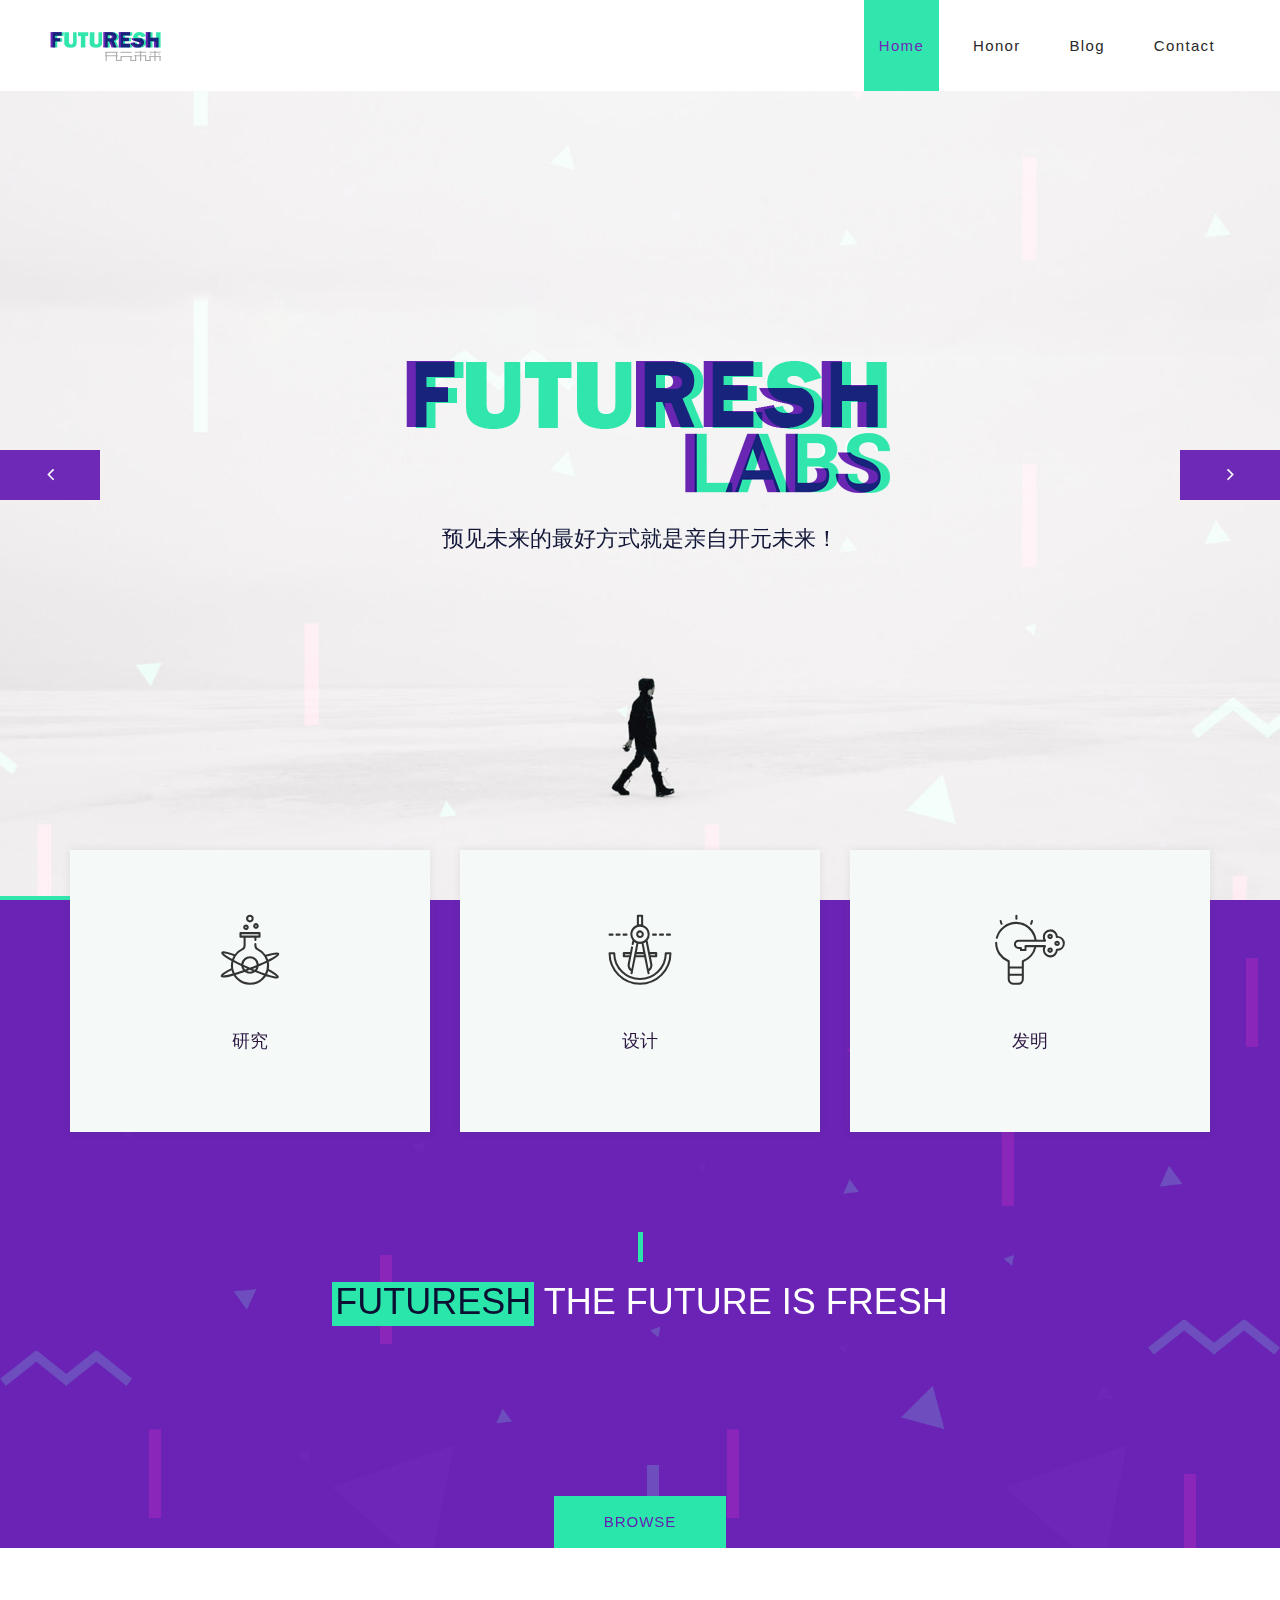
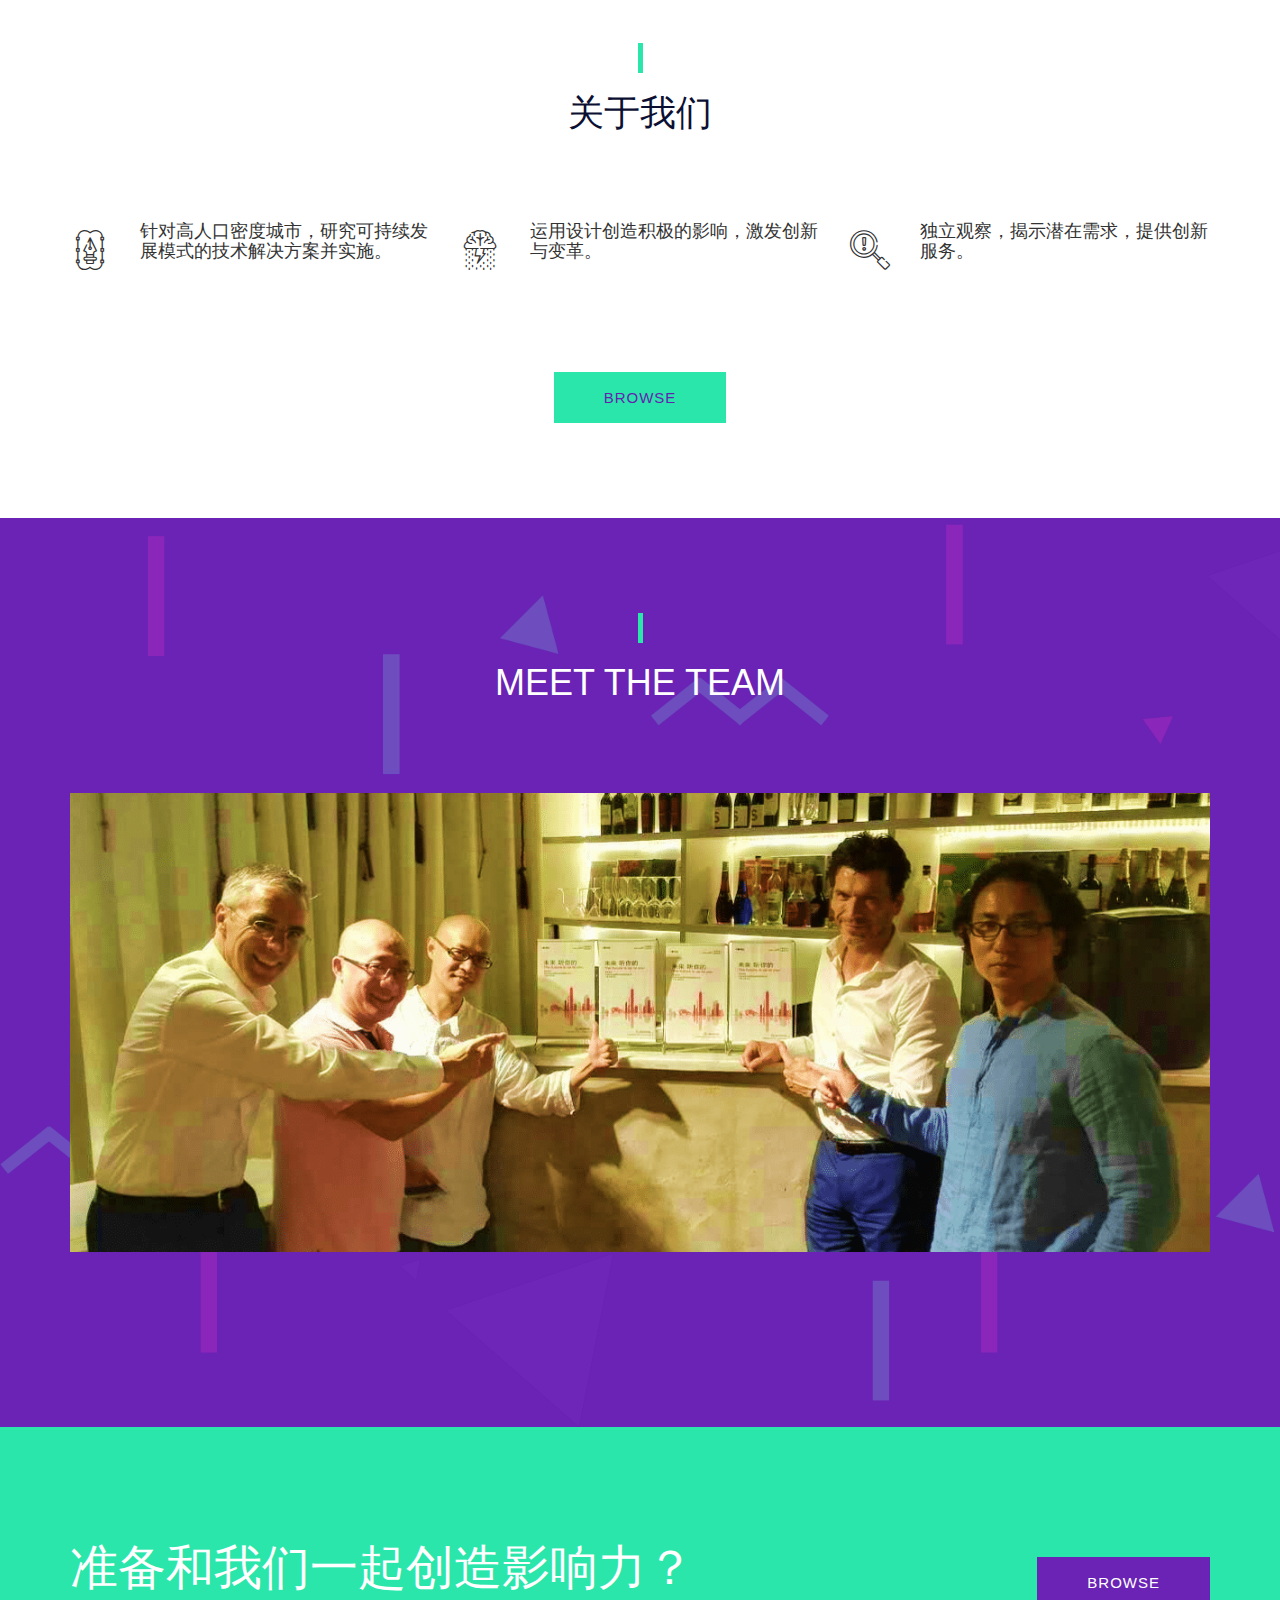
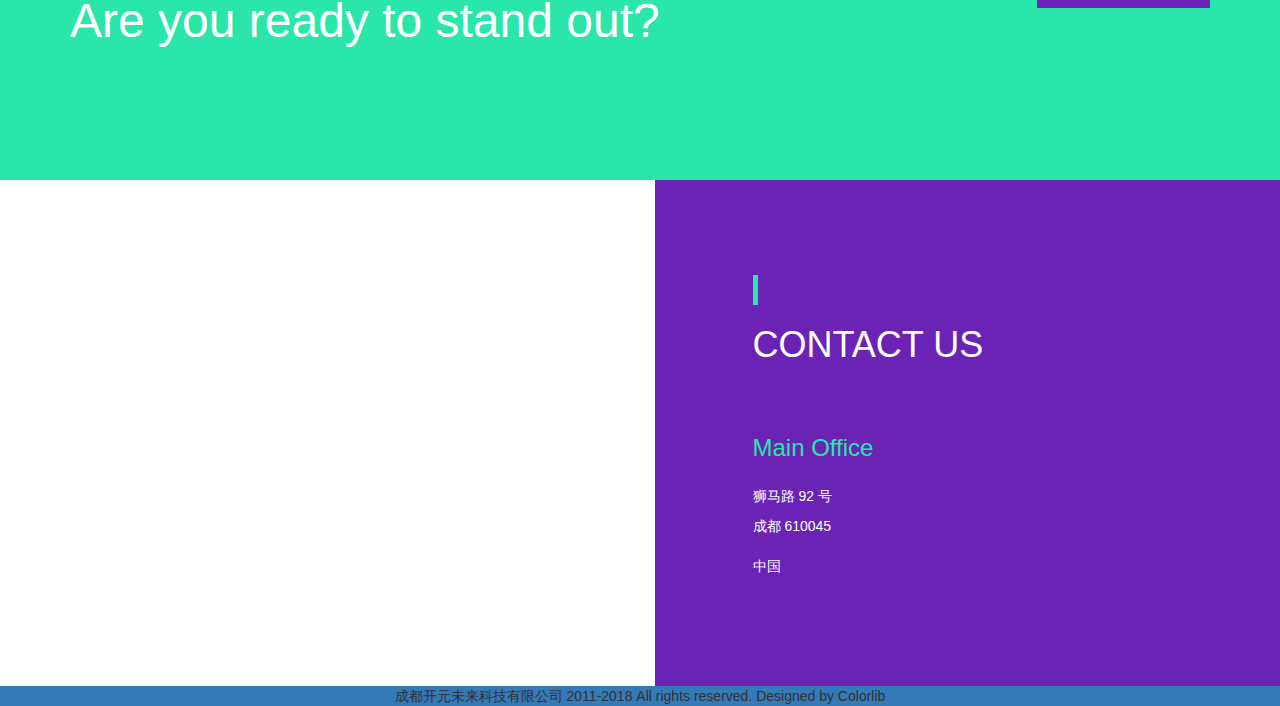
<file: index.html>
<!DOCTYPE html>
<html lang="en">
<head>
	<title>开元未来- Futuresh - Labs</title>
	<meta charset="UTF-8">
	<meta name="description" content="Futuresh - Labs">
	<meta name="keywords" content="lab, onepage, creative, 高人口密度, 城市 , 研究, 发明, 设计 ,创新 ,技术, 方案, 实施">
	<meta name="viewport" content="width=device-width, initial-scale=1.0">
	<!-- Favicon -->
	<link href="img/favicon.ico" rel="shortcut icon"/>

	<!-- Google Fonts -->
		<link rel="stylesheet" href="css/font-awesome.min.css"/>


	<!-- Stylesheets -->
	<link rel="stylesheet" href="css/bootstrap.min.css"/>
	<link rel="stylesheet" href="css/font-awesome.min.css"/>
	<link rel="stylesheet" href="css/flaticon.css"/>
	<link rel="stylesheet" href="css/magnific-popup.css"/>
	<link rel="stylesheet" href="css/owl.carousel.css"/>
	<link rel="stylesheet" href="css/style.css"/>


	<!--[if lt IE 9]>
	  <script src="https://oss.maxcdn.com/html5shiv/3.7.2/html5shiv.min.js"></script>
	  <script src="https://oss.maxcdn.com/respond/1.4.2/respond.min.js"></script>
	<![endif]-->

</head>
<body>
	<!-- Page Preloder -->
	<div id="preloder">
		<div class="loader">
			<img src="img/logo.png" alt="">
			<h2>Loading.....</h2>
		</div>
	</div>


	<!-- Header section -->
	<header class="header-section">
		<div class="logo">
			<img src="img/logo.png" alt=""><!-- Logo -->
		</div>
		<!-- Navigation -->
		<div class="responsive"><i class="fa fa-bars"></i></div>
		<nav>
			<ul class="menu-list">
				<li class="active"><a href="index.html">Home</a></li>
				<li><a href="honor.html">Honor</a></li>
				<li><a href="/blog/">Blog</a></li>
				<li><a href="#contme">Contact</a></li>
							</ul>
		</nav>
	</header>
	<!-- Header section end -->


	<!-- Intro Section -->
	<div class="hero-section">
		<div class="hero-content">
			<div class="hero-center">
				<img src="img/big-logo.png" alt="">
				<p>预见未来的最好方式就是亲自开元未来！</p>
			</div>
		</div>
		<!-- slider -->
		<div id="hero-slider" class="owl-carousel">
			<div class="item  hero-item" data-bg="img/01.jpg"></div>
			<div class="item  hero-item" data-bg="img/02.jpg"></div>
		</div>
	</div>
	<!-- Intro Section -->


	<!-- About section -->
	<div class="about-section">
		<div class="overlay"></div>
		<!-- card section -->
		<div class="card-section">
			<div class="container">
				<div class="row">
					<!-- single card -->
					<div class="col-md-4 col-sm-6">
						<div class="lab-card">
							<div class="icon">
								<i class="flaticon-023-flask"></i>
							</div>
							<h2>研究</h2>
							<p>
							</p>
						</div>
					</div>
					<!-- single card -->
					<div class="col-md-4 col-sm-6">
						<div class="lab-card">
							<div class="icon">
								<i class="flaticon-011-compass"></i>
							</div>
							<h2>设计</h2>
							<p></p>
						</div>
					</div>
					<!-- single card -->
					<div class="col-md-4 col-sm-12">
						<div class="lab-card">
							<div class="icon">
								<i class="flaticon-037-idea"></i>
							</div>
							<h2>发明</h2>
							<p></p>
						</div>
					</div>
				</div>
			</div>
		</div>
		<!-- card section end-->


		<!-- About contant -->
		<div class="about-contant">
			<div class="container">
				<div class="section-title">
					<h2> <span>Futuresh </span> the future is fresh</h2>
				</div>
				<div class="row">
					<div class="col-md-6">
						<p> </p>
					</div>
					<div class="col-md-6">
						<p> </p>
					</div>
				</div>
				<div class="text-center mt60">
					<a href="" class="site-btn">Browse</a>
				</div>
				 <!-- popup video 
				<div class="intro-video">
					<div class="row">
						<div class="col-md-8 col-md-offset-2">
							<img src="img/video.jpg" alt="">
							<a href="https://www.youtube.com/" class="video-popup"> 
								<i class="fa fa-play"></i>
							</a>
						</div>-->
					</div>
				</div> 
			</div>
		</div>
	</div>
	<!-- About section end -->


	


	<!-- About section -->
	<div class="About-section spad">
		<div class="container" id="about">
			<div class="section-title dark">
				<h2> 关于我们 </h2>
			</div>
			<div class="row">
		
		
		
				<!-- single service -->
				<div class="col-md-4 col-sm-6">
					<div class="service">
						<div class="icon">
							<i class="flaticon-039-vector"></i>
						</div>
						<div class="service-text">
							<h2>针对高人口密度城市，研究可持续发展模式的技术解决方案并实施。</h2>
							<p></p>
						</div>
					</div>
				</div>
				<!-- single service -->
				<div class="col-md-4 col-sm-6">
					<div class="service">
						<div class="icon">
							<i class="flaticon-036-brainstorming"></i>
						</div>
						<div class="service-text">
							<h2>运用设计创造积极的影响，激发创新与变革。</h2>
							<p></p>
						</div>
					</div>
				</div>
				<!-- single service -->
				<div class="col-md-4 col-sm-6">
					<div class="service">
						<div class="icon">
							<i class="flaticon-026-search"></i>
						</div>
						<div class="service-text">
							<h2>独立观察，揭示潜在需求，提供创新服务。</h2>
							<p></p>
						</div>
					</div>
				</div>
				
				
				<!-- single service -->
				
			</div>
			<div class="text-center">
				<a href="/blog/" class="site-btn">Browse</a>
			</div>
		</div>
	</div>
	<!-- About section end -->


	<!-- Team Section -->
	<div class="team-section spad">
		<div class="overlay"></div>
		<div class="container">
			<div class="section-title">
				<h2>  meet the team</h2>
			</div>
		
				<!-- single member -->
				<div class="">
					<div class="member">
						<img src="img/team/1.png" alt="">
						<h2></h2>
						<h3></h3>
					</div>
				</div>
				
			</div>
		</div>
	</div>
	<!-- Team Section end-->


	<!-- Promotion section -->
	<div class="promotion-section">
		<div class="container">
			<div class="row">
				<div class="col-md-9">
					<h2>准备和我们一起创造影响力？<p></p>Are you ready to stand out?</h2>
					<p></p>
				</div>
				<div class="col-md-3">
					<div class="promo-btn-area">
						<a href="contact.html" class="site-btn btn-2">Browse</a>
					</div>
				</div>
			</div>
		</div>
	</div>
	<!-- Promotion section end-->


	<!-- Contact section -->
	<div class="contact-section spad fix">
		<div class="container" id="contme">
			<div class="row">
				<!-- contact info -->
				<div class="col-md-5 col-md-offset-1 contact-info col-push">
					<div class="section-title left">
						<h2>Contact us</h2>
					</div>
					<p> </p>
					<h3 class="mt60">Main Office</h3>
					<p class="con-item">狮马路 92 号<br>  成都 610045 </p>
					<p class="con-item">中国</p>
					<p class="con-item"></p>
				</div>
				<!-- google ad  
				<div class="col-md-6 col-pull">
					<script async src="//pagead2.googlesyndication.com/pagead/js/adsbygoogle.js"></script>
<script>
     (adsbygoogle = window.adsbygoogle || []).push({
          google_ad_client: "ca-pub-3026165508573008",
          enable_page_level_ads: true
     });
</script>  -->
				</div>
				<!-- Global site tag (gtag.js) - Google Analytics -->
<script async src="https://www.googletagmanager.com/gtag/js?id=UA-122709816-1"></script>
<script>
  window.dataLayer = window.dataLayer || [];
  function gtag(){dataLayer.push(arguments);}
  gtag('js', new Date());

  gtag('config', 'UA-122709816-1');
</script>

			</div>
		</div>
	</div>
	<!-- Contact section end-->


	<!-- Footer section -->
	<footer class="footer-section">
		成都开元未来科技有限公司 2011-2018 All rights reserved. Designed by Colorlib
	</footer>
	<!-- Footer section end -->




	<!--====== Javascripts & Jquery ======-->
	<script src="js/jquery-2.1.4.min.js"></script>
	<script src="js/bootstrap.min.js"></script>
	<script src="js/magnific-popup.min.js"></script>
	<script src="js/owl.carousel.min.js"></script>
	<script src="js/circle-progress.min.js"></script>
	<script src="js/main.js"></script>
</body>
</html>
</file>
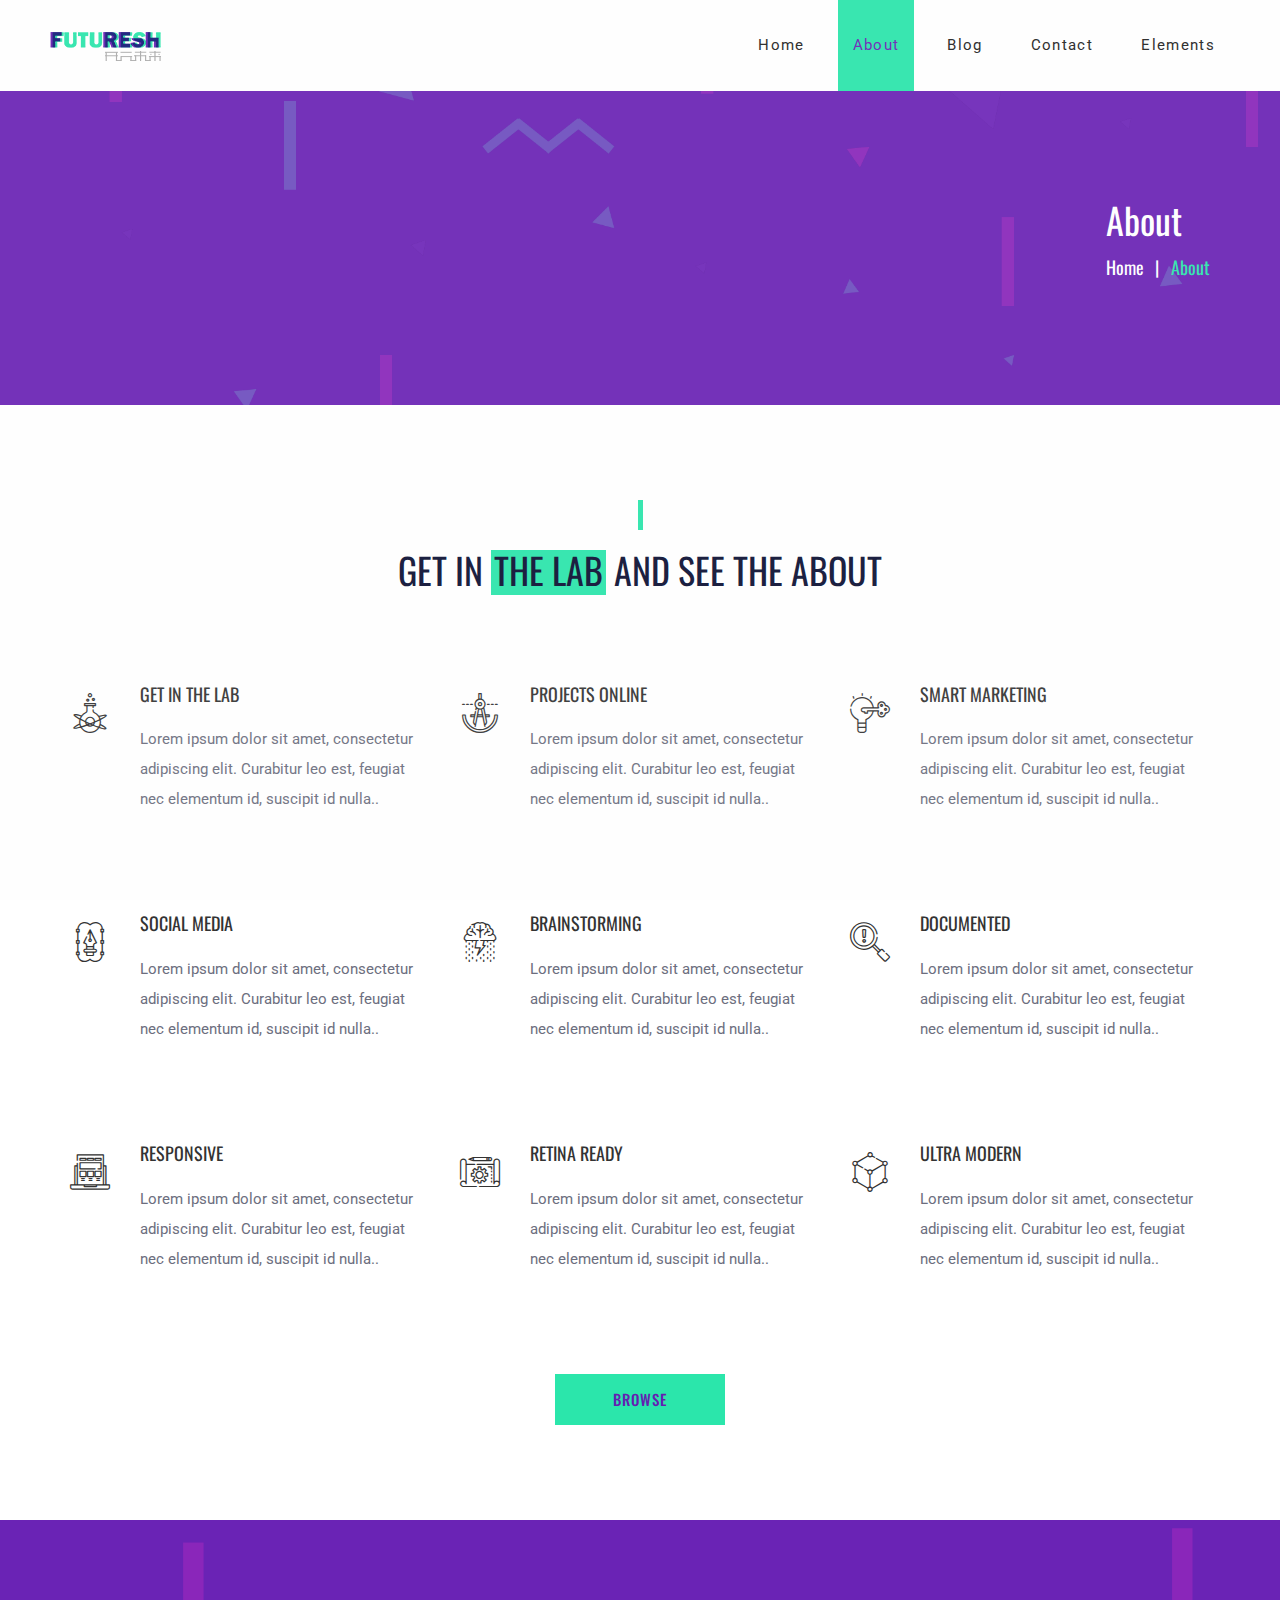
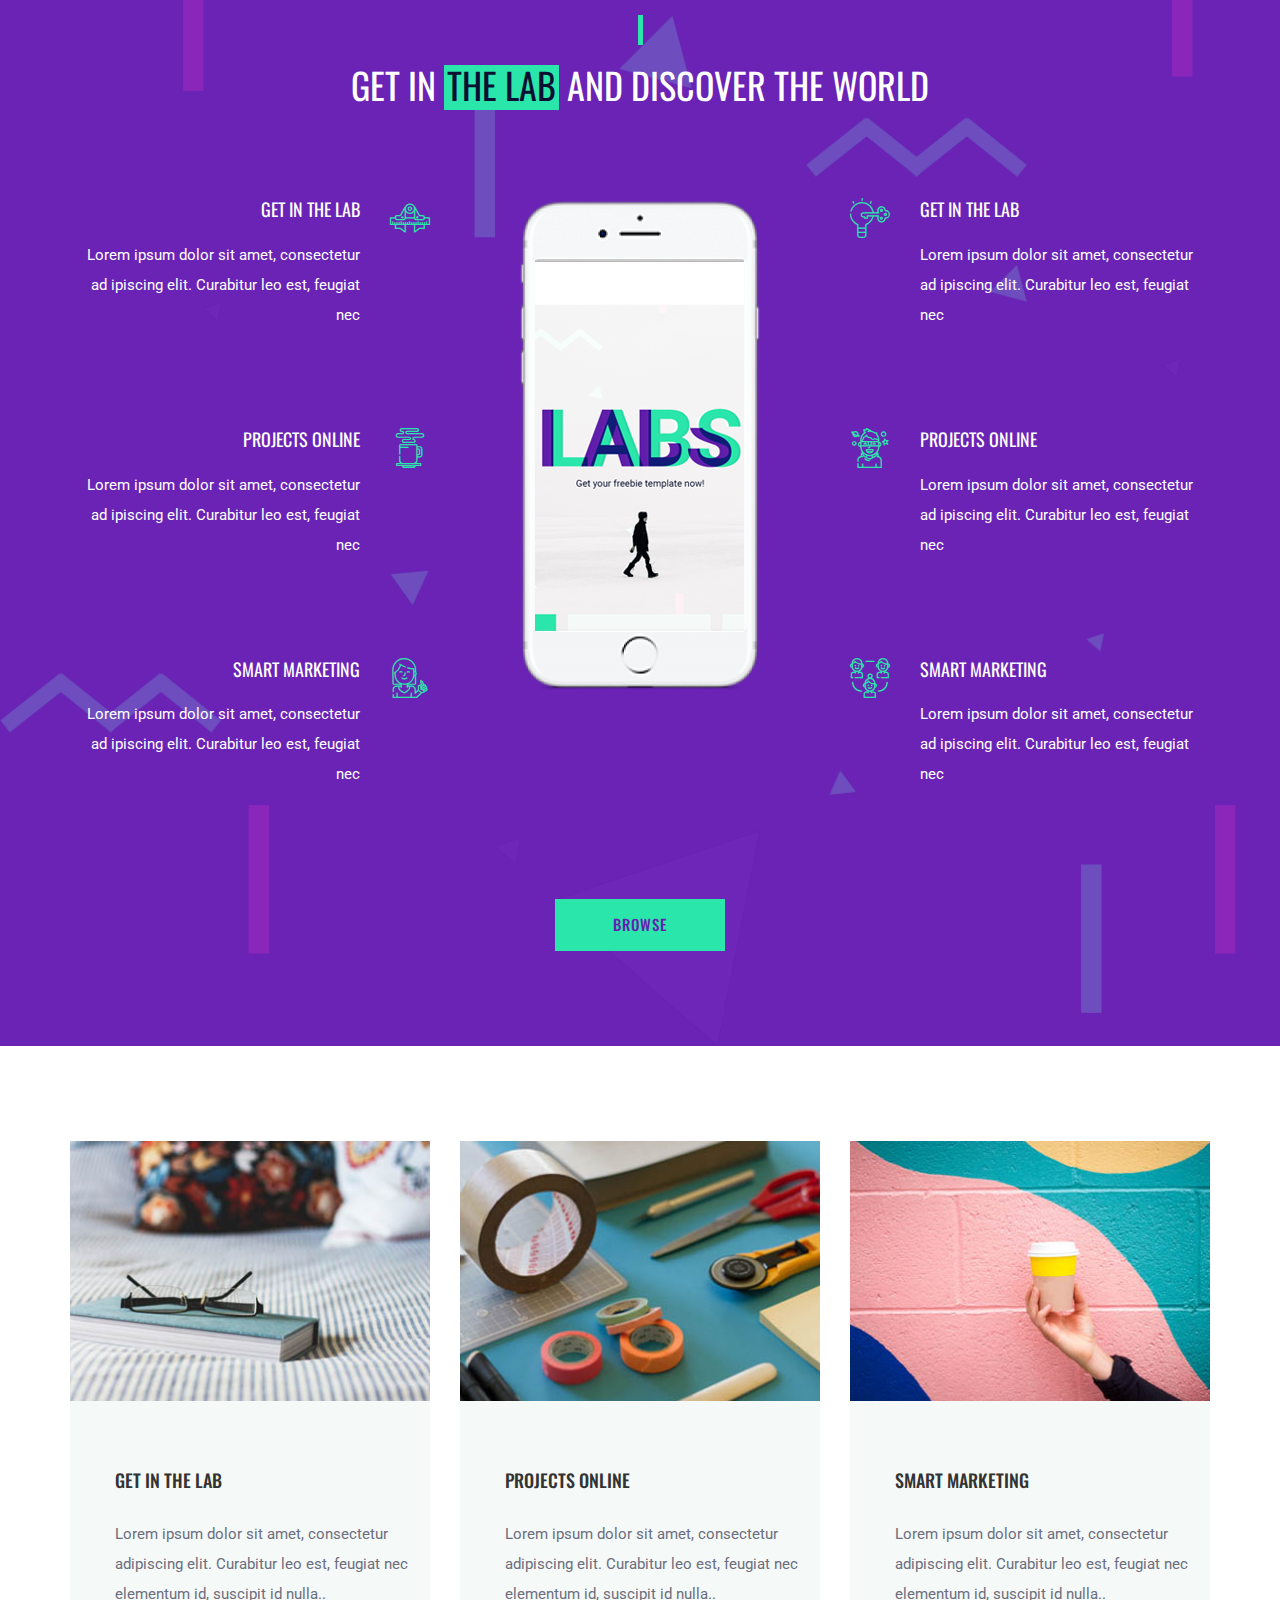
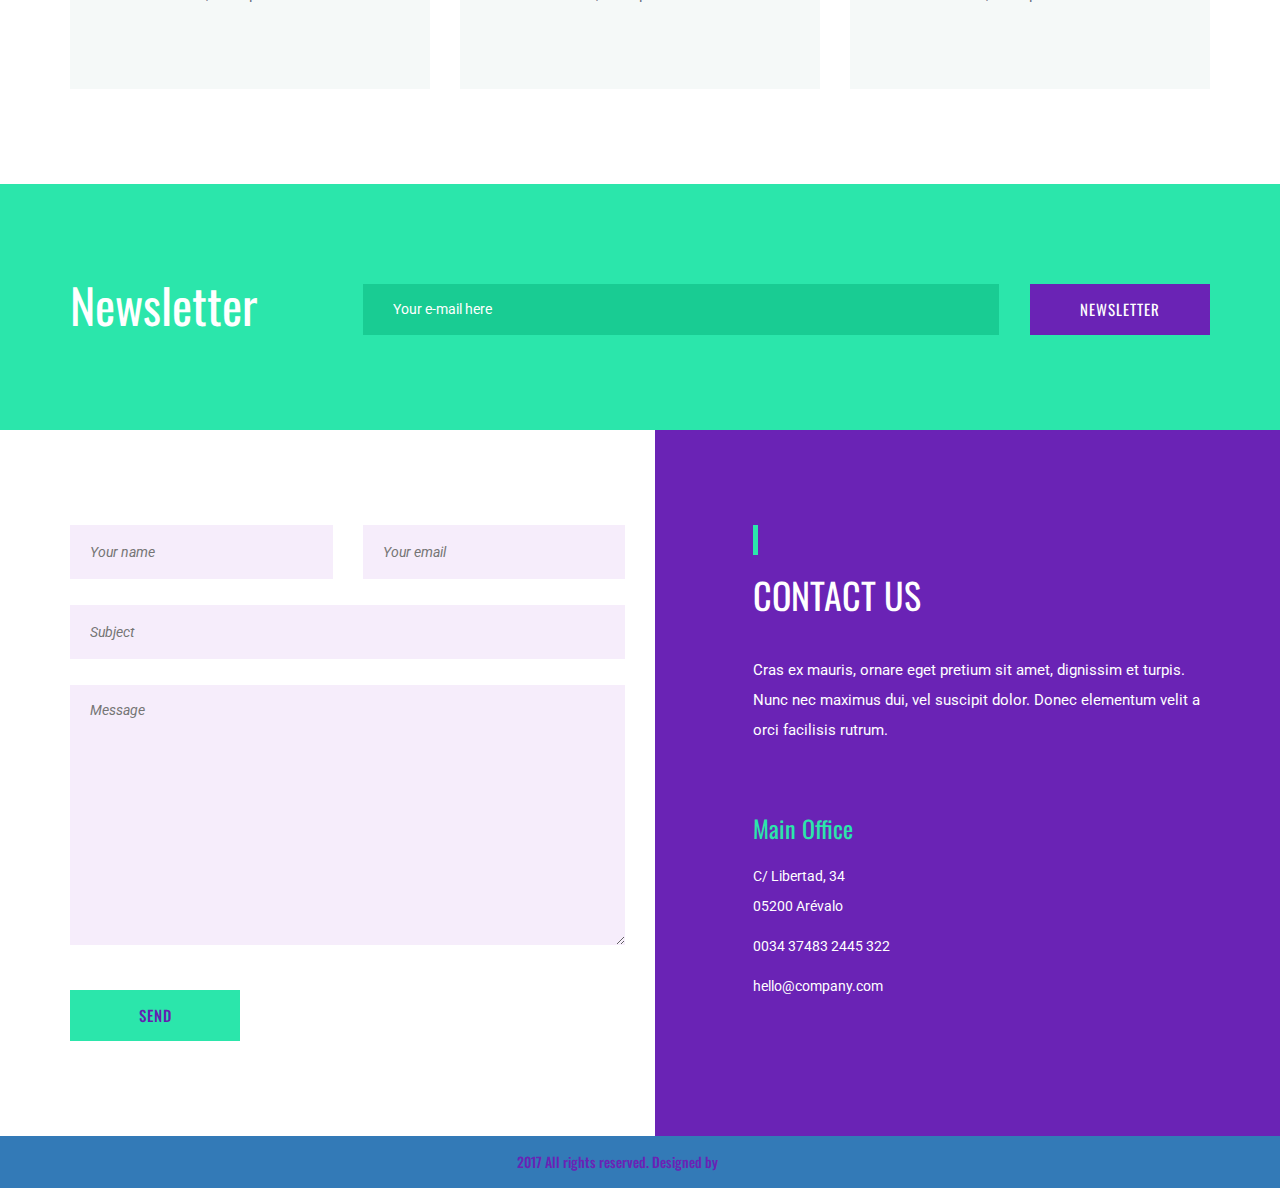
<file: about.html>
<!DOCTYPE html>
<html lang="en">
<head>
	<title>Futuresh - Labs</title>
	<meta charset="UTF-8">
	<meta name="description" content="Futuresh - Labs">
	<meta name="keywords" content="lab, onepage, creative, html">
	<meta name="viewport" content="width=device-width, initial-scale=1.0">
	<!-- Favicon -->
	<link href="img/favicon.ico" rel="shortcut icon"/>

	<!-- Google Fonts -->
	<link href="https://fonts.googleapis.com/css?family=Oswald:300,400,500,700|Roboto:300,400,700" rel="stylesheet">

	<!-- Stylesheets -->
	<link rel="stylesheet" href="css/bootstrap.min.css"/>
	<link rel="stylesheet" href="css/font-awesome.min.css"/>
	<link rel="stylesheet" href="css/flaticon.css"/>
	<link rel="stylesheet" href="css/owl.carousel.css"/>
	<link rel="stylesheet" href="css/style.css"/>


	<!--[if lt IE 9]>
	  <script src="https://oss.maxcdn.com/html5shiv/3.7.2/html5shiv.min.js"></script>
	  <script src="https://oss.maxcdn.com/respond/1.4.2/respond.min.js"></script>
	<![endif]-->

</head>
<body>
	<!-- Page Preloder -->
	<div id="preloder">
		<div class="loader">
			<img src="img/logo.png" alt="">
			<h2>Loading.....</h2>
		</div>
	</div>


	<!-- Header section -->
	<header class="header-section">
		<div class="logo">
			<img src="img/logo.png" alt=""><!-- Logo -->
		</div>
		<!-- Navigation -->
		<div class="responsive"><i class="fa fa-bars"></i></div>
		<nav>
			<ul class="menu-list">
				<li><a href="index.html">Home</a></li>
				<li class="active"><a href="About.html">About</a></li>
				<li><a href="blog.html">Blog</a></li>
				<li><a href="contact.html">Contact</a></li>
				<li><a href="elements.html">Elements</a></li>
			</ul>
		</nav>
	</header>
	<!-- Header section end -->


	<!-- Page header -->
	<div class="page-top-section">
		<div class="overlay"></div>
		<div class="container text-right">
			<div class="page-info">
				<h2>About</h2>
				<div class="page-links">
					<a href="#">Home</a>
					<span>About</span>
				</div>
			</div>
		</div>
	</div>
	<!-- Page header end-->


	<!-- About section -->
	<div class="About-section spad">
		<div class="container">
			<div class="section-title dark">
				<h2>Get in <span>the Lab</span> and see the About</h2>
			</div>
			<div class="row">
				<!-- single service -->
				<div class="col-md-4 col-sm-6">
					<div class="service">
						<div class="icon">
							<i class="flaticon-023-flask"></i>
						</div>
						<div class="service-text">
							<h2>Get in the lab</h2>
							<p>Lorem ipsum dolor sit amet, consectetur adipiscing elit. Curabitur leo est, feugiat nec elementum id, suscipit id nulla..</p>
						</div>
					</div>
				</div>
				<!-- single service -->
				<div class="col-md-4 col-sm-6">
					<div class="service">
						<div class="icon">
							<i class="flaticon-011-compass"></i>
						</div>
						<div class="service-text">
							<h2>Projects online</h2>
							<p>Lorem ipsum dolor sit amet, consectetur adipiscing elit. Curabitur leo est, feugiat nec elementum id, suscipit id nulla..</p>
						</div>
					</div>
				</div>
				<!-- single service -->
				<div class="col-md-4 col-sm-6">
					<div class="service">
						<div class="icon">
							<i class="flaticon-037-idea"></i>
						</div>
						<div class="service-text">
							<h2>SMART MARKETING</h2>
							<p>Lorem ipsum dolor sit amet, consectetur adipiscing elit. Curabitur leo est, feugiat nec elementum id, suscipit id nulla..</p>
						</div>
					</div>
				</div>
				<!-- single service -->
				<div class="col-md-4 col-sm-6">
					<div class="service">
						<div class="icon">
							<i class="flaticon-039-vector"></i>
						</div>
						<div class="service-text">
							<h2>Social Media</h2>
							<p>Lorem ipsum dolor sit amet, consectetur adipiscing elit. Curabitur leo est, feugiat nec elementum id, suscipit id nulla..</p>
						</div>
					</div>
				</div>
				<!-- single service -->
				<div class="col-md-4 col-sm-6">
					<div class="service">
						<div class="icon">
							<i class="flaticon-036-brainstorming"></i>
						</div>
						<div class="service-text">
							<h2>Brainstorming</h2>
							<p>Lorem ipsum dolor sit amet, consectetur adipiscing elit. Curabitur leo est, feugiat nec elementum id, suscipit id nulla..</p>
						</div>
					</div>
				</div>
				<!-- single service -->
				<div class="col-md-4 col-sm-6">
					<div class="service">
						<div class="icon">
							<i class="flaticon-026-search"></i>
						</div>
						<div class="service-text">
							<h2>Documented</h2>
							<p>Lorem ipsum dolor sit amet, consectetur adipiscing elit. Curabitur leo est, feugiat nec elementum id, suscipit id nulla..</p>
						</div>
					</div>
				</div>
				<!-- single service -->
				<div class="col-md-4 col-sm-6">
					<div class="service">
						<div class="icon">
							<i class="flaticon-018-laptop-1"></i>
						</div>
						<div class="service-text">
							<h2>Responsive</h2>
							<p>Lorem ipsum dolor sit amet, consectetur adipiscing elit. Curabitur leo est, feugiat nec elementum id, suscipit id nulla..</p>
						</div>
					</div>
				</div>
				<!-- single service -->
				<div class="col-md-4 col-sm-6">
					<div class="service">
						<div class="icon">
							<i class="flaticon-043-sketch"></i>
						</div>
						<div class="service-text">
							<h2>Retina ready</h2>
							<p>Lorem ipsum dolor sit amet, consectetur adipiscing elit. Curabitur leo est, feugiat nec elementum id, suscipit id nulla..</p>
						</div>
					</div>
				</div>
				<!-- single service -->
				<div class="col-md-4 col-sm-6">
					<div class="service">
						<div class="icon">
							<i class="flaticon-012-cube"></i>
						</div>
						<div class="service-text">
							<h2>Ultra modern</h2>
							<p>Lorem ipsum dolor sit amet, consectetur adipiscing elit. Curabitur leo est, feugiat nec elementum id, suscipit id nulla..</p>
						</div>
					</div>
				</div>
			</div>
			<div class="text-center">
				<a href="" class="site-btn">Browse</a>
			</div>
		</div>
	</div>
	<!-- About section end -->


	<!-- features section -->
	<div class="team-section spad">
		<div class="overlay"></div>
		<div class="container">
			<div class="section-title">
				<h2>Get in <span>the Lab</span> and  discover the world</h2>
			</div>
			<div class="row">
				<!-- feature item -->
				<div class="col-md-4 col-sm-4 features">
					<div class="icon-box light left">
						<div class="service-text">
							<h2>Get in the lab</h2>
							<p>Lorem ipsum dolor sit amet, consectetur ad ipiscing elit. Curabitur leo est, feugiat nec</p>
						</div>
						<div class="icon">
							<i class="flaticon-002-caliper"></i>
						</div>
					</div>
					<!-- feature item -->
					<div class="icon-box light left">
						<div class="service-text">
							<h2>Projects online</h2>
							<p>Lorem ipsum dolor sit amet, consectetur ad ipiscing elit. Curabitur leo est, feugiat nec</p>
						</div>
						<div class="icon">
							<i class="flaticon-019-coffee-cup"></i>
						</div>
					</div>
					<!-- feature item -->
					<div class="icon-box light left">
						<div class="service-text">
							<h2>SMART MARKETING</h2>
							<p>Lorem ipsum dolor sit amet, consectetur ad ipiscing elit. Curabitur leo est, feugiat nec</p>
						</div>
						<div class="icon">
							<i class="flaticon-020-creativity"></i>
						</div>
					</div>
				</div>
				<!-- Devices -->
				<div class="col-md-4 col-sm-4 devices">
					<div class="text-center">
						<img src="img/device.png" alt="">
					</div>
				</div>
				<!-- feature item -->
				<div class="col-md-4 col-sm-4 features">
					<div class="icon-box light">
						<div class="icon">
							<i class="flaticon-037-idea"></i>
						</div>
						<div class="service-text">
							<h2>Get in the lab</h2>
							<p>Lorem ipsum dolor sit amet, consectetur ad ipiscing elit. Curabitur leo est, feugiat nec</p>
						</div>
					</div>
					<!-- feature item -->
					<div class="icon-box light">
						<div class="icon">
							<i class="flaticon-025-imagination"></i>
						</div>
						<div class="service-text">
							<h2>Projects online</h2>
							<p>Lorem ipsum dolor sit amet, consectetur ad ipiscing elit. Curabitur leo est, feugiat nec</p>
						</div>
					</div>
					<!-- feature item -->
					<div class="icon-box light">
						<div class="icon">
							<i class="flaticon-008-team"></i>
						</div>
						<div class="service-text">
							<h2>SMART MARKETING</h2>
							<p>Lorem ipsum dolor sit amet, consectetur ad ipiscing elit. Curabitur leo est, feugiat nec</p>
						</div>
					</div>
				</div>
			</div>
			<div class="text-center mt100">
				<a href="" class="site-btn">Browse</a>
			</div>
		</div>
	</div>
	<!-- features section end-->


	<!-- About card section-->
	<div class="About-card-section spad">
		<div class="container">
			<div class="row">
				<!-- Single Card -->
				<div class="col-md-4 col-sm-6">
					<div class="sv-card">
						<div class="card-img">
							<img src="img/card-1.jpg" alt="">
						</div>
						<div class="card-text">
							<h2>Get in the lab</h2>
							<p>Lorem ipsum dolor sit amet, consectetur adipiscing elit. Curabitur leo est, feugiat nec elementum id, suscipit id nulla..</p>
						</div>
					</div>
				</div>
				<!-- Single Card -->
				<div class="col-md-4 col-sm-6">
					<div class="sv-card">
						<div class="card-img">
							<img src="img/card-2.jpg" alt="">
						</div>
						<div class="card-text">
							<h2>Projects online</h2>
							<p>Lorem ipsum dolor sit amet, consectetur adipiscing elit. Curabitur leo est, feugiat nec elementum id, suscipit id nulla..</p>
						</div>
					</div>
				</div>
				<!-- Single Card -->
				<div class="col-md-4 col-sm-12">
					<div class="sv-card">
						<div class="card-img">
							<img src="img/card-3.jpg" alt="">
						</div>
						<div class="card-text">
							<h2>SMART MARKETING</h2>
							<p>Lorem ipsum dolor sit amet, consectetur adipiscing elit. Curabitur leo est, feugiat nec elementum id, suscipit id nulla..</p>
						</div>
					</div>
				</div>
			</div>
		</div>
	</div>
	<!-- About card section end-->


	<!-- newsletter section -->
	<div class="newsletter-section spad">
		<div class="container">
			<div class="row">
				<div class="col-md-3">
					<h2>Newsletter</h2>
				</div>
				<div class="col-md-9">
					<!-- newsletter form -->
					<form class="nl-form">
						<input type="text" placeholder="Your e-mail here">
						<button class="site-btn btn-2">Newsletter</button>
					</form>
				</div>
			</div>
		</div>
	</div>
	<!-- newsletter section end-->


	<!-- Contact section -->
	<div class="contact-section spad fix">
		<div class="container">
			<div class="row">
				<!-- contact info -->
				<div class="col-md-5 col-md-offset-1 contact-info col-push">
					<div class="section-title left">
						<h2>Contact us</h2>
					</div>
					<p>Cras ex mauris, ornare eget pretium sit amet, dignissim et turpis. Nunc nec maximus dui, vel suscipit dolor. Donec elementum velit a orci facilisis rutrum. </p>
					<h3 class="mt60">Main Office</h3>
					<p class="con-item">C/ Libertad, 34 <br> 05200 Arévalo </p>
					<p class="con-item">0034 37483 2445 322</p>
					<p class="con-item">hello@company.com</p>
				</div>
				<!-- contact form -->
				<div class="col-md-6 col-pull">
					<form class="form-class" id="con_form">
						<div class="row">
							<div class="col-sm-6">
								<input type="text" name="name" placeholder="Your name">
							</div>
							<div class="col-sm-6">
								<input type="text" name="email" placeholder="Your email">
							</div>
							<div class="col-sm-12">
								<input type="text" name="subject" placeholder="Subject">
								<textarea name="message" placeholder="Message"></textarea>
								<button class="site-btn">send</button>
							</div>
						</div>
					</form>
				</div>
			</div>
		</div>
	</div>
	<!-- Contact section end-->


	<!-- Footer section -->
	<footer class="footer-section">
		<h2>2017 All rights reserved. Designed by <a href="https://colorlib.com" target="_blank">Colorlib</a></h2>
	</footer>
	<!-- Footer section end -->




	<!--====== Javascripts & Jquery ======-->
	<script src="js/jquery-2.1.4.min.js"></script>
	<script src="js/bootstrap.min.js"></script>
	<script src="js/magnific-popup.min.js"></script>
	<script src="js/owl.carousel.min.js"></script>
	<script src="js/circle-progress.min.js"></script>
	<script src="js/main.js"></script>
</body>
</html>
</file>
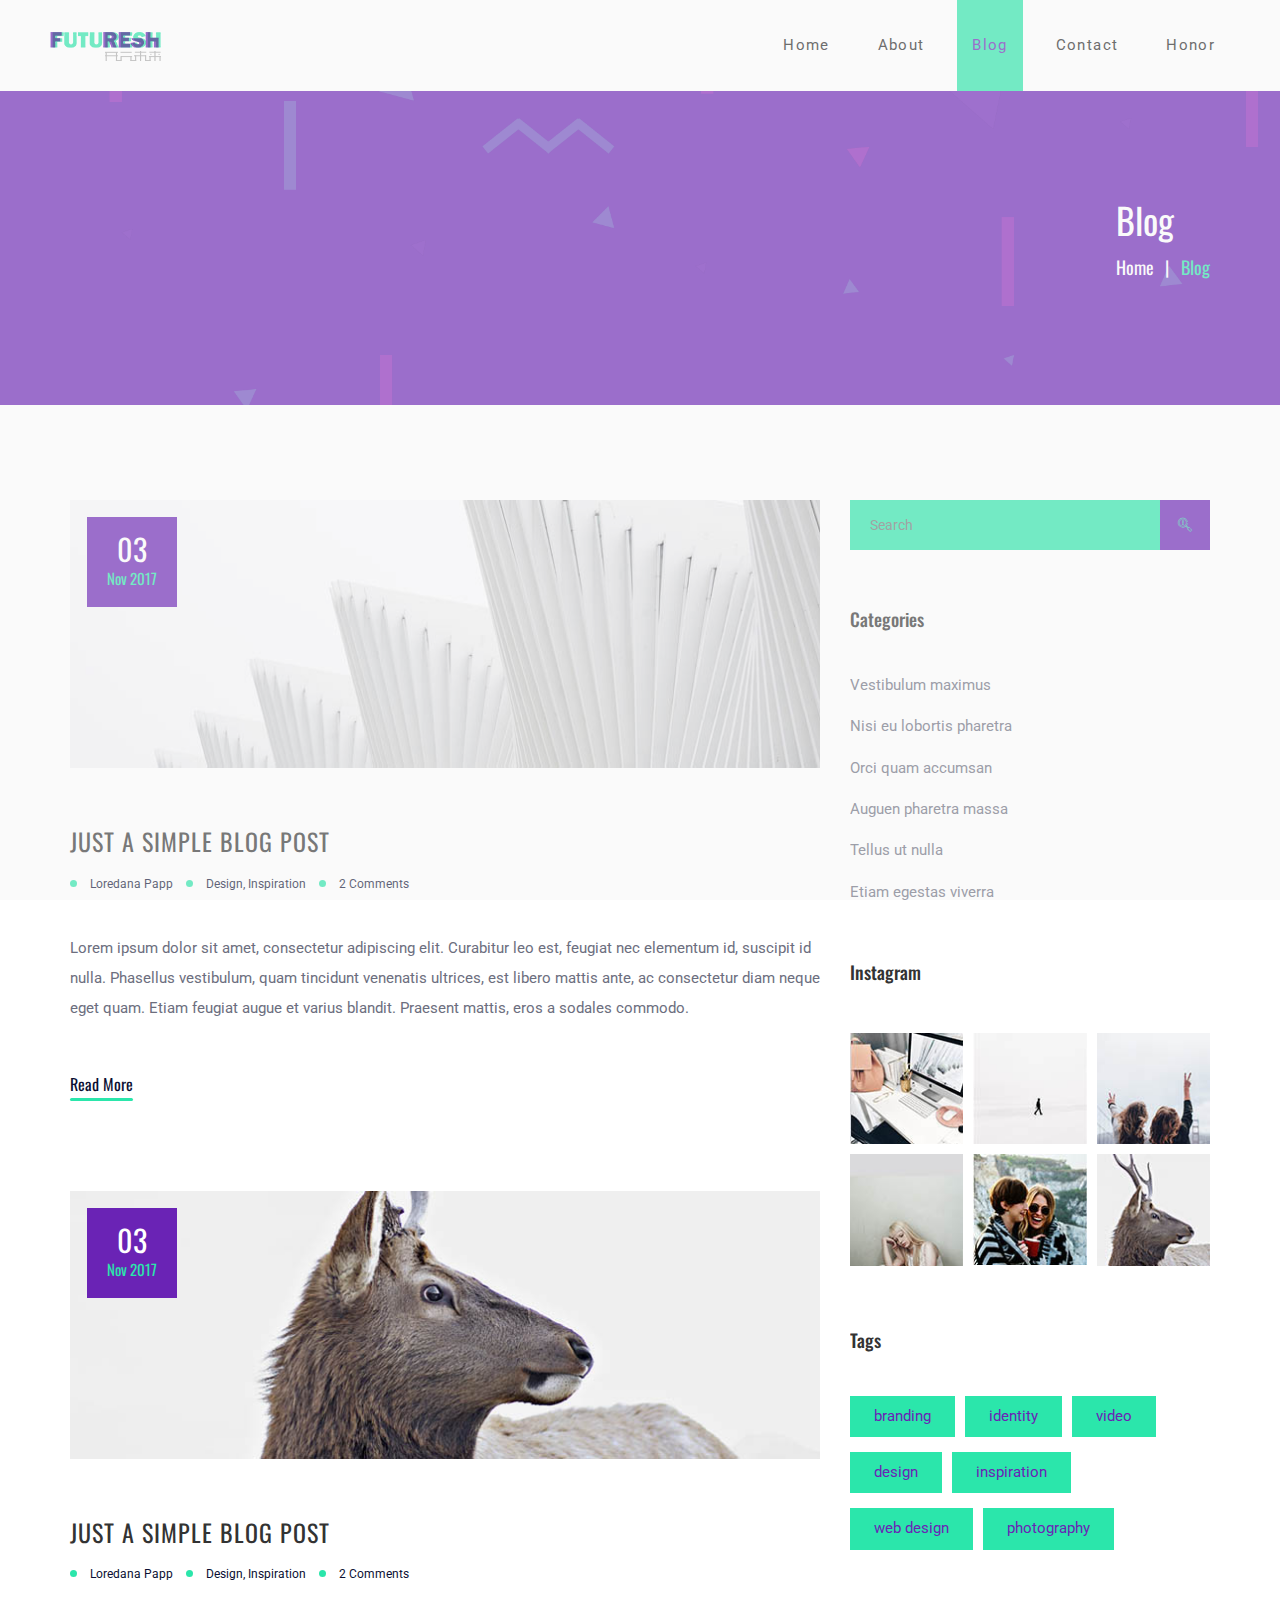
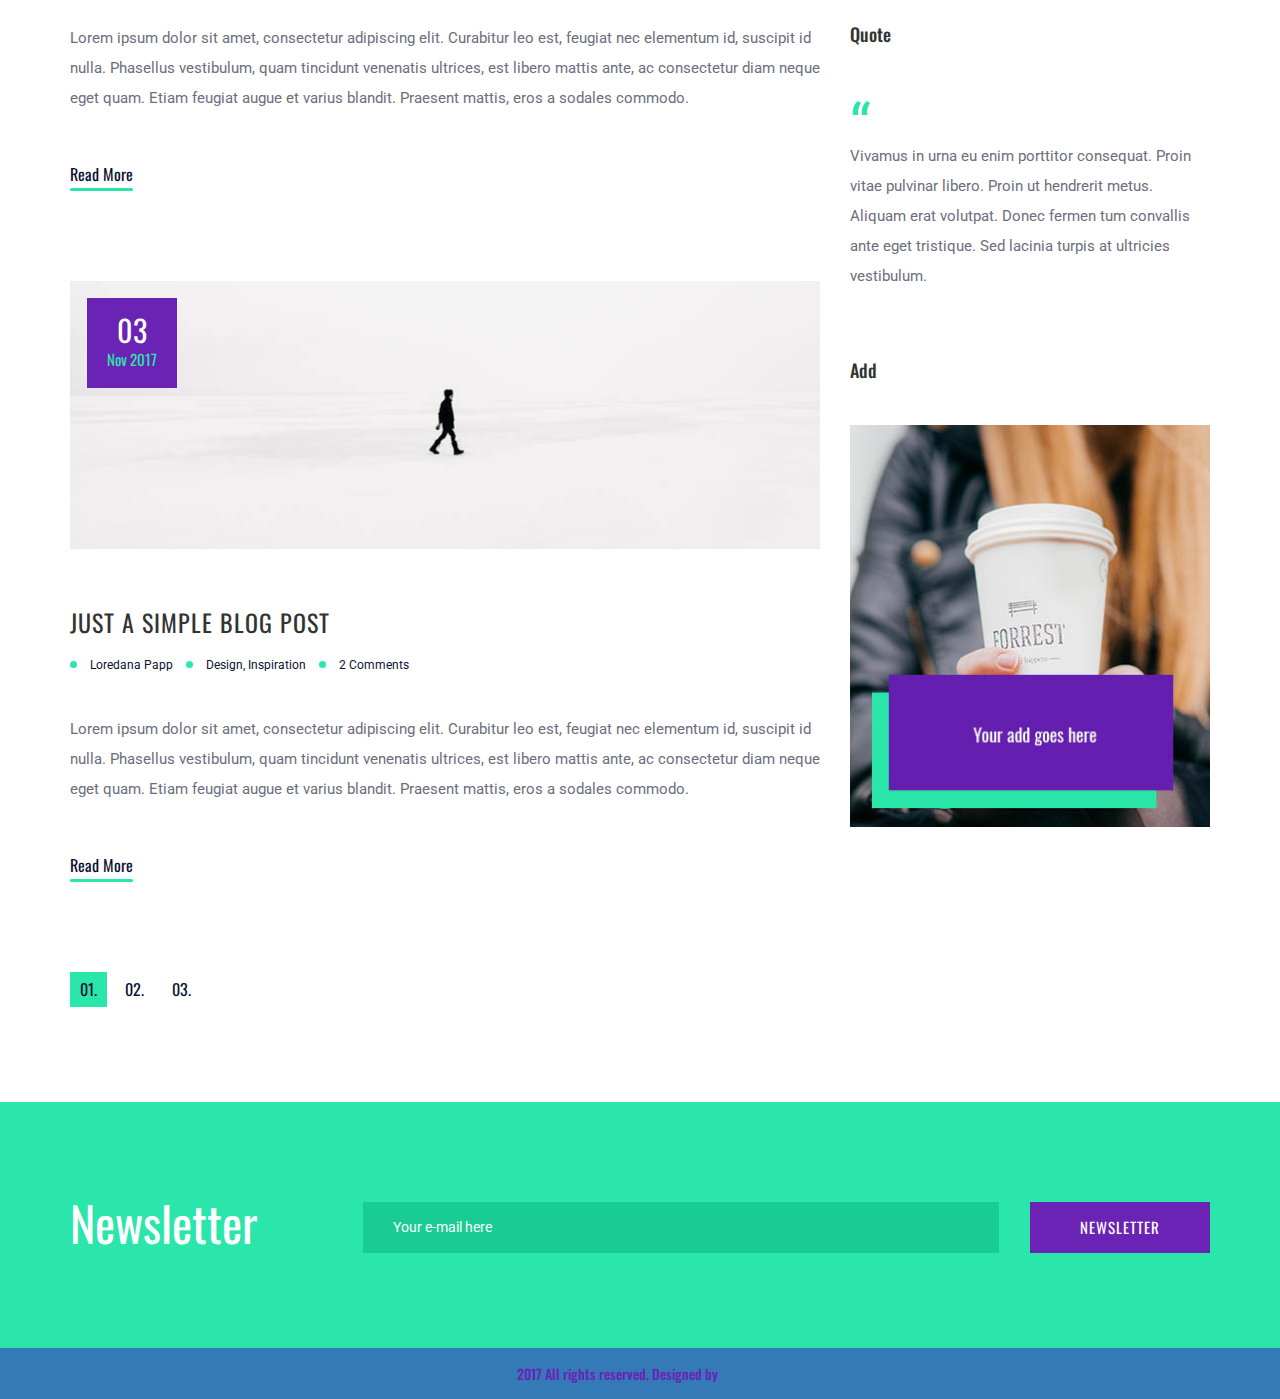
<file: blog.html>
<!DOCTYPE html>
<html lang="en">
<head>
	<title>Futuresh - Labs</title>
	<meta charset="UTF-8">
	<meta name="description" content="Futuresh - Labs">
	<meta name="keywords" content="lab, onepage, creative, html">
	<meta name="viewport" content="width=device-width, initial-scale=1.0">
	<!-- Favicon -->
	<link href="img/favicon.ico" rel="shortcut icon"/>

	<!-- Google Fonts -->
	<link href="https://fonts.googleapis.com/css?family=Oswald:300,400,500,700|Roboto:300,400,700" rel="stylesheet">

	<!-- Stylesheets -->
	<link rel="stylesheet" href="css/bootstrap.min.css"/>
	<link rel="stylesheet" href="css/font-awesome.min.css"/>
	<link rel="stylesheet" href="css/flaticon.css"/>
	<link rel="stylesheet" href="css/owl.carousel.css"/>
	<link rel="stylesheet" href="css/style.css"/>


	<!--[if lt IE 9]>
	  <script src="https://oss.maxcdn.com/html5shiv/3.7.2/html5shiv.min.js"></script>
	  <script src="https://oss.maxcdn.com/respond/1.4.2/respond.min.js"></script>
	<![endif]-->

</head>
<body>
	<!-- Page Preloder -->
	<div id="preloder">
		<div class="loader">
			<img src="img/logo.png" alt="">
			<h2>Loading.....</h2>
		</div>
	</div>


	<!-- Header section -->
	<header class="header-section">
		<div class="logo">
			<img src="img/logo.png" alt=""><!-- Logo -->
		</div>
		<!-- Navigation -->
		<div class="responsive"><i class="fa fa-bars"></i></div>
		<nav>
			<ul class="menu-list">
				<li><a href="index.html">Home</a></li>
				<li><a href="About.html">About</a></li>
				<li class="active"><a href="blog.html">Blog</a></li>
				<li><a href="contact.html">Contact</a></li>
				<li><a href="Honor.html">Honor</a></li>
			</ul>
		</nav>
	</header>
	<!-- Header section end -->


	<!-- Page header -->
	<div class="page-top-section">
		<div class="overlay"></div>
		<div class="container text-right">
			<div class="page-info">
				<h2>Blog</h2>
				<div class="page-links">
					<a href="#">Home</a>
					<span>Blog</span>
				</div>
			</div>
		</div>
	</div>
	<!-- Page header end-->


	<!-- page section -->
	<div class="page-section spad">
		<div class="container">
			<div class="row">
				<div class="col-md-8 col-sm-7 blog-posts">
					<!-- Post item -->
					<div class="post-item">
						<div class="post-thumbnail">
							<img src="img/blog/blog-2.jpg" alt="">
							<div class="post-date">
								<h2>03</h2>
								<h3>Nov 2017</h3>
							</div>
						</div>
						<div class="post-content">
							<h2 class="post-title">Just a simple blog post</h2>
							<div class="post-meta">
								<a href="">Loredana Papp</a>
								<a href="">Design, Inspiration</a>
								<a href="">2 Comments</a>
							</div>
							<p>Lorem ipsum dolor sit amet, consectetur adipiscing elit. Curabitur leo est, feugiat nec elementum id, suscipit id nulla. Phasellus vestibulum, quam tincidunt venenatis ultrices, est libero mattis ante, ac consectetur diam neque eget quam. Etiam feugiat augue et varius blandit. Praesent mattis, eros a sodales commodo.</p>
							<a href="blog-post.html" class="read-more">Read More</a>
						</div>
					</div>
					<!-- Post item -->
					<div class="post-item">
						<div class="post-thumbnail">
							<img src="img/blog/blog-1.jpg" alt="">
							<div class="post-date">
								<h2>03</h2>
								<h3>Nov 2017</h3>
							</div>
						</div>
						<div class="post-content">
							<h2 class="post-title">Just a simple blog post</h2>
							<div class="post-meta">
								<a href="">Loredana Papp</a>
								<a href="">Design, Inspiration</a>
								<a href="">2 Comments</a>
							</div>
							<p>Lorem ipsum dolor sit amet, consectetur adipiscing elit. Curabitur leo est, feugiat nec elementum id, suscipit id nulla. Phasellus vestibulum, quam tincidunt venenatis ultrices, est libero mattis ante, ac consectetur diam neque eget quam. Etiam feugiat augue et varius blandit. Praesent mattis, eros a sodales commodo.</p>
							<a href="blog-post.html" class="read-more">Read More</a>
						</div>
					</div>
					<!-- Post item -->
					<div class="post-item">
						<div class="post-thumbnail">
							<img src="img/blog/blog-3.jpg" alt="">
							<div class="post-date">
								<h2>03</h2>
								<h3>Nov 2017</h3>
							</div>
						</div>
						<div class="post-content">
							<h2 class="post-title">Just a simple blog post</h2>
							<div class="post-meta">
								<a href="">Loredana Papp</a>
								<a href="">Design, Inspiration</a>
								<a href="">2 Comments</a>
							</div>
							<p>Lorem ipsum dolor sit amet, consectetur adipiscing elit. Curabitur leo est, feugiat nec elementum id, suscipit id nulla. Phasellus vestibulum, quam tincidunt venenatis ultrices, est libero mattis ante, ac consectetur diam neque eget quam. Etiam feugiat augue et varius blandit. Praesent mattis, eros a sodales commodo.</p>
							<a href="blog-post.html" class="read-more">Read More</a>
						</div>
					</div>
					<!-- Pagination -->
					<div class="page-pagination">
						<a class="active" href="">01.</a>
						<a href="">02.</a>
						<a href="">03.</a>
					</div>
				</div>
				<!-- Sidebar area -->
				<div class="col-md-4 col-sm-5 sidebar">
					<!-- Single widget -->
					<div class="widget-item">
						<form action="#" class="search-form">
							<input type="text" placeholder="Search">
							<button class="search-btn"><i class="flaticon-026-search"></i></button>
						</form>
					</div>
					<!-- Single widget -->
					<div class="widget-item">
						<h2 class="widget-title">Categories</h2>
						<ul>
							<li><a href="#">Vestibulum maximus</a></li>
							<li><a href="#">Nisi eu lobortis pharetra</a></li>
							<li><a href="#">Orci quam accumsan </a></li>
							<li><a href="#">Auguen pharetra massa</a></li>
							<li><a href="#">Tellus ut nulla</a></li>
							<li><a href="#">Etiam egestas viverra </a></li>
						</ul>
					</div>
					<!-- Single widget -->
					<div class="widget-item">
						<h2 class="widget-title">Instagram</h2>
						<ul class="instagram">
							<li><img src="img/instagram/1.jpg" alt=""></li>
							<li><img src="img/instagram/2.jpg" alt=""></li>
							<li><img src="img/instagram/3.jpg" alt=""></li>
							<li><img src="img/instagram/4.jpg" alt=""></li>
							<li><img src="img/instagram/5.jpg" alt=""></li>
							<li><img src="img/instagram/6.jpg" alt=""></li>
						</ul>
					</div>
					<!-- Single widget -->
					<div class="widget-item">
						<h2 class="widget-title">Tags</h2>
						<ul class="tag">
							<li><a href="">branding</a></li>
							<li><a href="">identity</a></li>
							<li><a href="">video</a></li>
							<li><a href="">design</a></li>
							<li><a href="">inspiration</a></li>
							<li><a href="">web design</a></li>
							<li><a href="">photography</a></li>
						</ul>
					</div>
					<!-- Single widget -->
					<div class="widget-item">
						<h2 class="widget-title">Quote</h2>
						<div class="quote">
							<span class="quotation">‘​‌‘​‌</span>
							<p>Vivamus in urna eu enim porttitor consequat. Proin vitae pulvinar libero. Proin ut hendrerit metus. Aliquam erat volutpat. Donec fermen tum convallis ante eget tristique. Sed lacinia turpis at ultricies vestibulum.</p>
						</div>
					</div>
					<!-- Single widget -->
					<div class="widget-item">
						<h2 class="widget-title">Add</h2>
						<div class="add">
							<a href=""><img src="img/add.jpg" alt=""></a>
						</div>
					</div>
				</div>
			</div>
		</div>
	</div>
	<!-- page section end-->


	<!-- newsletter section -->
	<div class="newsletter-section spad">
		<div class="container">
			<div class="row">
				<div class="col-md-3">
					<h2>Newsletter</h2>
				</div>
				<div class="col-md-9">
					<!-- newsletter form -->
					<form class="nl-form">
						<input type="text" placeholder="Your e-mail here">
						<button class="site-btn btn-2">Newsletter</button>
					</form>
				</div>
			</div>
		</div>
	</div>
	<!-- newsletter section end-->


	<!-- Footer section -->
	<footer class="footer-section">
		<h2>2017 All rights reserved. Designed by <a href="https://colorlib.com" target="_blank">Colorlib</a></h2>
	</footer>
	<!-- Footer section end -->




	<!--====== Javascripts & Jquery ======-->
	<script src="js/jquery-2.1.4.min.js"></script>
	<script src="js/bootstrap.min.js"></script>
	<script src="js/magnific-popup.min.js"></script>
	<script src="js/owl.carousel.min.js"></script>
	<script src="js/circle-progress.min.js"></script>
	<script src="js/main.js"></script>
</body>
</html>
</file>
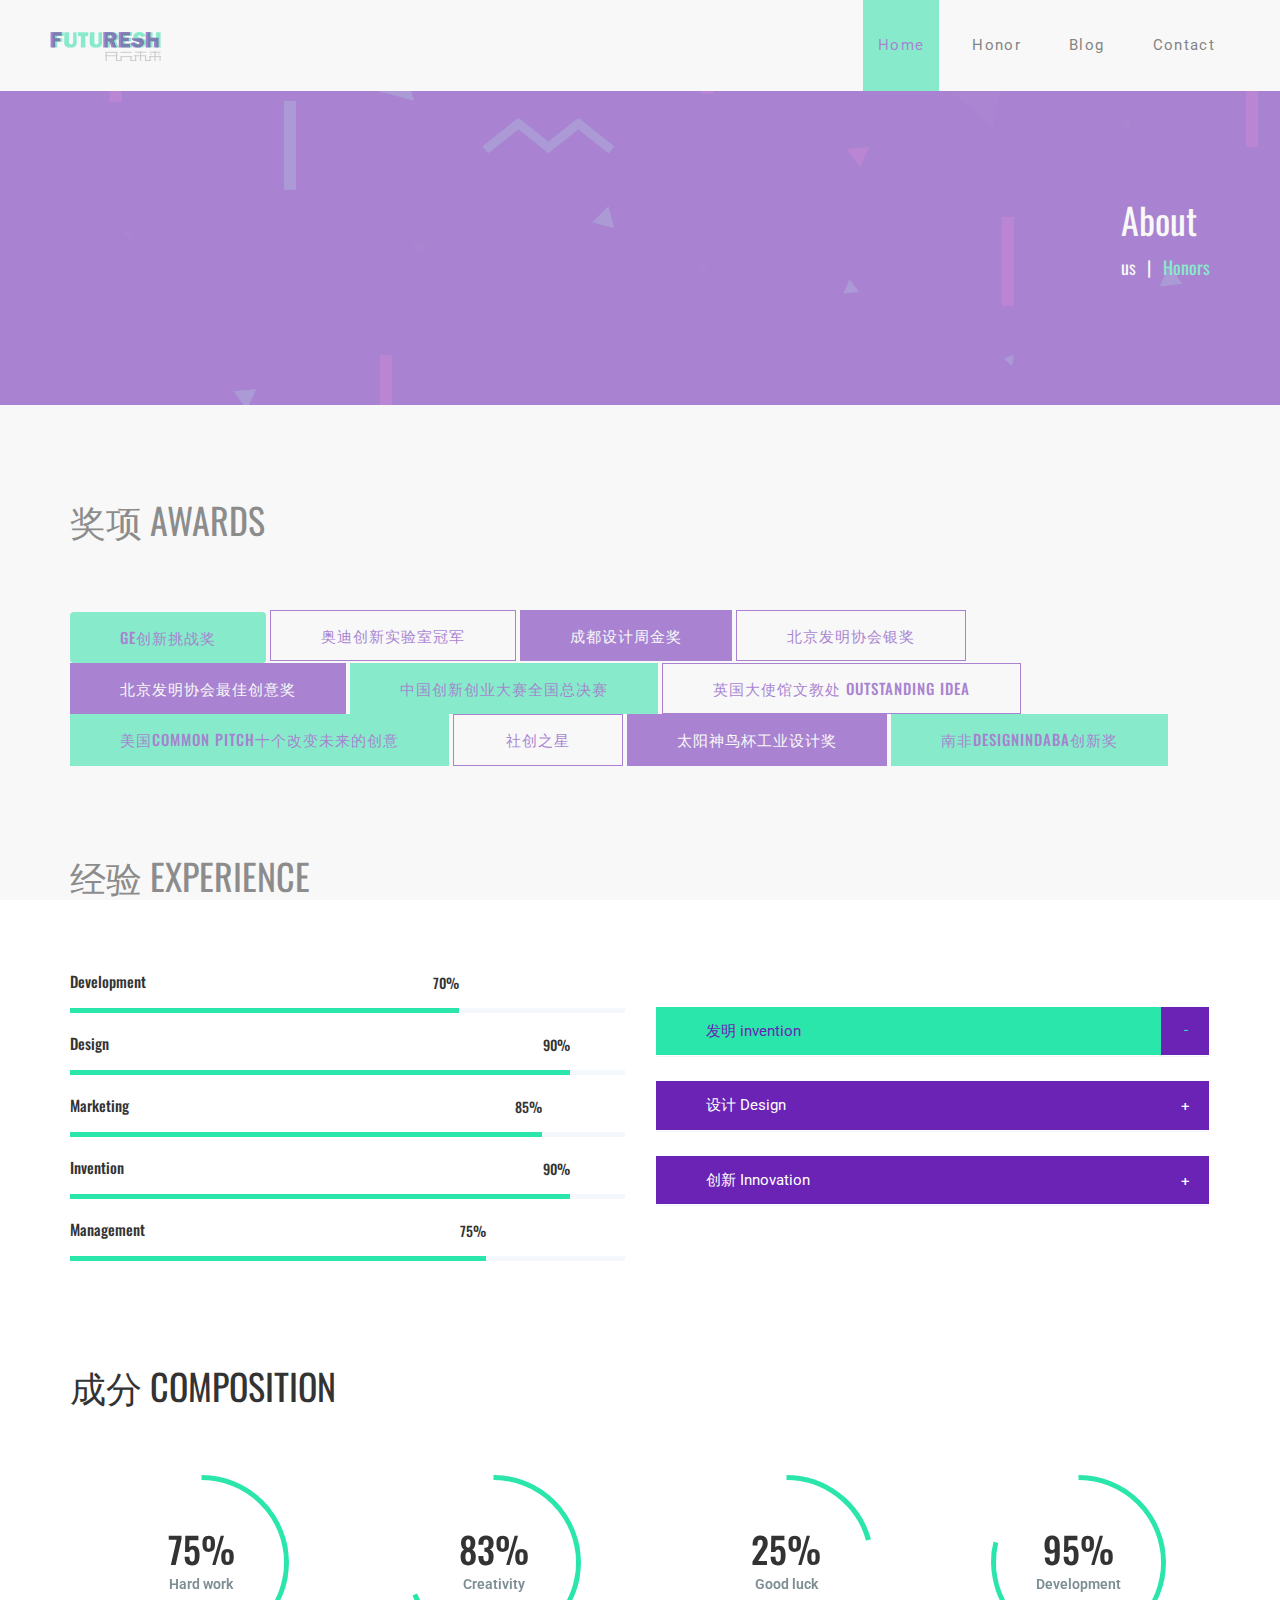
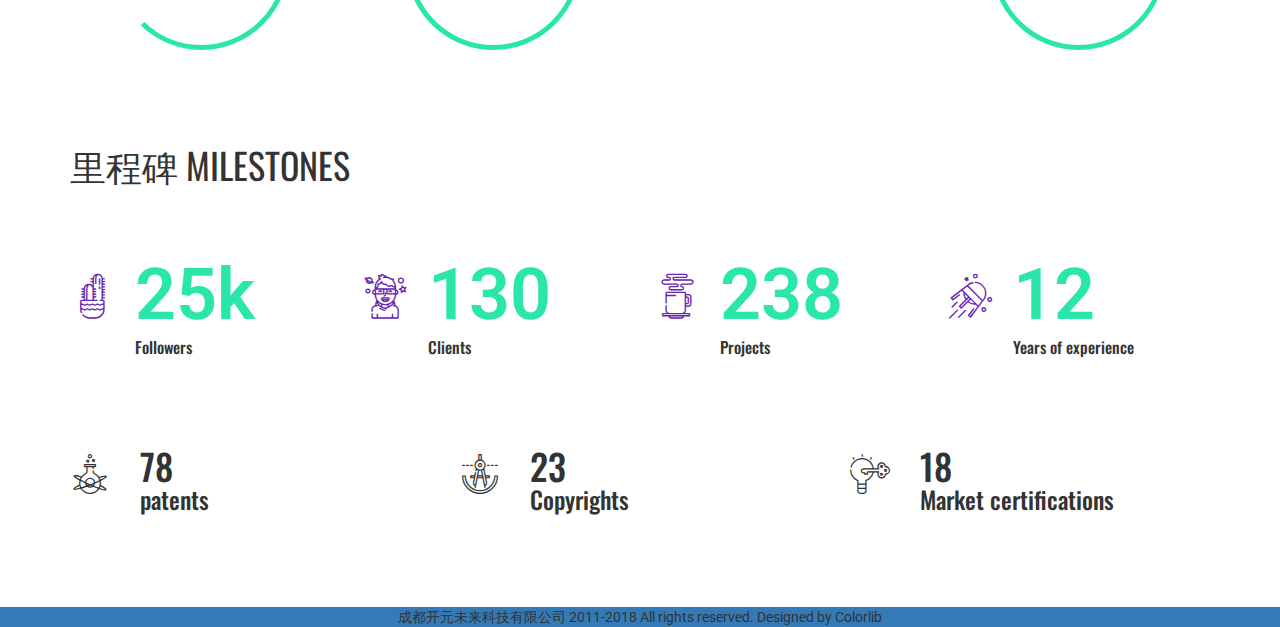
<file: honor.html>
<!DOCTYPE html>
<html lang="en">
<head>
	<title>荣誉 - 开元未来</title>
	<meta charset="UTF-8">
	<meta name="description" content="Futuresh - Labs">
	<meta name="keywords" content="lab, onepage, creative, html">
	<meta name="viewport" content="width=device-width, initial-scale=1.0">
	<!-- Favicon -->
	<link href="img/favicon.ico" rel="shortcut icon"/>

	<!-- Google Fonts -->
	<link href="https://fonts.googleapis.com/css?family=Oswald:300,400,500,700|Roboto:300,400,600" rel="stylesheet">

	<!-- Stylesheets -->
	<link rel="stylesheet" href="css/bootstrap.min.css"/>
	<link rel="stylesheet" href="css/font-awesome.min.css"/>
	<link rel="stylesheet" href="css/flaticon.css"/>
	<link rel="stylesheet" href="css/owl.carousel.css"/>
	<link rel="stylesheet" href="css/style.css"/>


	<!--[if lt IE 9]>
	  <script src="https://oss.maxcdn.com/html5shiv/3.7.2/html5shiv.min.js"></script>
	  <script src="https://oss.maxcdn.com/respond/1.4.2/respond.min.js"></script>
	<![endif]-->

</head>
<body>
	<!-- Page Preloder -->
	<div id="preloder">
		<div class="loader">
			<img src="img/logo.png" alt="">
			<h2>Loading.....</h2>
		</div>
	</div>


	<!-- Header section -->
	<header class="header-section">
		<div class="logo">
			<img src="img/logo.png" alt=""><!-- Logo -->
		</div>
		<!-- Navigation -->
		<div class="responsive"><i class="fa fa-bars"></i></div>
		<nav>
			<ul class="menu-list">
				<li class="active"><a href="index.html">Home</a></li>
				<li><a href="honor.html">Honor</a></li>
				<li><a href="/blog/">Blog</a></li>
				<li><a href="contact.html">Contact</a></li>
			</ul>
		</nav>
	</header>
	<!-- Header section end -->


	<!-- Page header -->
	<div class="page-top-section">
		<div class="overlay"></div>
		<div class="container text-right">
			<div class="page-info">
				<h2>About</h2>
				<div class="page-links">
					<a href="#">us</a>
					<span>Honors</span>
				</div>
			</div>
		</div>
	</div>
	<!-- Page header end-->


	<!-- page section -->
	<div class="page-section spad">
		<div class="container">
			<div class="row">
				<div class="col-md-12">
					<!-- Single element -->
					<div class="element">
						<h4>奖项 Awards</h4>
						<div class="panel-title">
						<button class="site-btn btn ">GE创新挑战奖</button>
							<button class="site-btn btn-3 ">奥迪创新实验室冠军</button>
							<button class="site-btn btn-2 ">成都设计周金奖</button>
							<button class="site-btn btn-3 ">北京发明协会银奖</button>
                           <button class="site-btn btn-2">北京发明协会最佳创意奖</button>
							<button class="site-btn  ">中国创新创业大赛全国总决赛</button>
                          <button class="site-btn btn-3 ">英国大使馆文教处 Outstanding Idea</button>
                       <button class="site-btn ">美国COMMON pitch十个改变未来的创意</button>
						  <button class="site-btn btn-3 ">社创之星</button>
						  <button class="site-btn btn-2">太阳神鸟杯工业设计奖</button>
						  <button class="site-btn ">南非DesignIndaba创新奖</button>
						</div>
					</div>
					<!-- Single element -->
					<div class="element">
						<h4>经验 Experience</h4>
						<div class="row">
							<!-- Progress bars -->
							<div class="col-md-6">
								<div class="single-progress-item">
									<p>Development</p>
									<div class="progress-bar-style" data-progress="70"></div>
								</div>
								<div class="single-progress-item">
									<p>Design</p>
									<div class="progress-bar-style" data-progress="90"></div>
								</div>
								<div class="single-progress-item">
									<p>Marketing</p>
									<div class="progress-bar-style" data-progress="85"></div>
								</div>
								<div class="single-progress-item">
									<p>Invention</p>
									<div class="progress-bar-style" data-progress="90"></div>
								</div>
								<div class="single-progress-item">
									<p>Management</p>
									<div class="progress-bar-style" data-progress="75"></div>
								</div>
							</div>
							<!-- Accordions -->
							<div class="col-md-6">
								<div class="site-accordions">
									<div class="panel-group" id="accordion">
										<!-- Single Accordions -->
										<div class="panel active">
											<div class="panel-heading">
												<h4 class="panel-title">发明 invention</h4>
												<a data-toggle="collapse" data-parent="#accordion" href="#accordion1"></a>
											</div>
											<div id="accordion1" class="panel-collapse collapse">
												<div class="panel-body">
													<p></p>
												</div>
											</div>
										</div>
										<!-- Single Accordions -->
										<div class="panel">
											<div class="panel-heading">
												<h4 class="panel-title">设计 Design</h4>
												<a data-toggle="collapse" data-parent="#accordion" href="#accordion2"></a>
											</div>
											<div id="accordion2" class="panel-collapse collapse">
												<div class="panel-body">
												<p></p>
												</div>
											</div>
										</div>
										<!-- Single Accordions -->
										<div class="panel">
											<div class="panel-heading">
												<h4 class="panel-title">创新 Innovation</h4>
												<a data-toggle="collapse" data-parent="#accordion" href="#accordion3"></a>
											</div>
											<div id="accordion3" class="panel-collapse collapse">
												<div class="panel-body">
												<p></p>
												</div>
											</div>
										</div>
									</div>
								</div>
							</div>
						</div>
					</div>
					<!-- Single element -->
					<div class="element">
						<h4>成分 Composition</h4>
						<!-- Progress Circle -->
						<div class="row">
							<!-- Single -->
							<div class="col-md-3 col-sm-6">
								<div class="circle-progress">
									<div id="progress1"></div>
									<div class="progress-info">
										<h2>75%</h2>
										<p>Hard work</p>
									</div>
								</div>
							</div>
							<!-- Single -->
							<div class="col-md-3 col-sm-6 col-sm-6">
								<div class="circle-progress">
									<div id="progress2"></div>
									<div class="progress-info">
										<h2>83%</h2>
										<p>Creativity</p>
									</div>
								</div>
							</div>
							<!-- Single -->
							<div class="col-md-3 col-sm-6 col-sm-6">
								<div class="circle-progress">
									<div id="progress3"></div>
									<div class="progress-info">
										<h2>25%</h2>
										<p>Good luck</p>
									</div>
								</div>
							</div>
							<!-- Single -->
							<div class="col-md-3 col-sm-6 col-sm-6">
								<div class="circle-progress">
									<div id="progress4"></div>
									<div class="progress-info">
										<h2>95%</h2>
										<p>Development</p>
									</div>
								</div>
							</div>
						</div>
					</div>
					<!-- Single element -->
					<div class="element">
						<h4>里程碑 Milestones</h4>
						<div class="row facts">
							<!-- Single -->
							<div class="col-md-3 col-sm-6">
								<div class="fact">
									<div class="icon">
										<i class="flaticon-034-cactus"></i>
									</div>
									<div class="fact-text">
										<h2>25k</h2>
										<h3>Followers</h3>
									</div>
								</div>
							</div>
							<!-- Single -->
							<div class="col-md-3 col-sm-6">
								<div class="fact">
									<div class="icon">
										<i class="flaticon-025-imagination"></i>
									</div>
									<div class="fact-text">
										<h2>130</h2>
										<h3>Clients</h3>
									</div>
								</div>
							</div>
							<!-- Single -->
							<div class="col-md-3 col-sm-6">
								<div class="fact">
									<div class="icon">
										<i class="flaticon-019-coffee-cup"></i>
									</div>
									<div class="fact-text">
										<h2>238</h2>
										<h3>Projects</h3>
									</div>
								</div>
							</div>
							<!-- Single -->
							<div class="col-md-3 col-sm-6">
								<div class="fact">
									<div class="icon">
										<i class="flaticon-050-satellite"></i>
									</div>
									<div class="fact-text">
										<h2>12</h2>
										<h3>Years of experience</h3>
									</div>
								</div>
							</div>
						</div>
					</div>
					<!-- Single element -->
					<div class="element mb0">
						<h4></h4>
						<div class="row">
							<!-- Single -->
							<div class="col-md-4 col-sm-6">
								<div class="icon-box">
									<div class="icon">
										<i class="flaticon-023-flask"></i>
									</div>
									<div class="fact-text">
										<h2>78</h2>
										<h3>patents</h3>
									</div>
								</div>
							</div>
							<!-- Single -->
							<div class="col-md-4 col-sm-6">
								<div class="icon-box">
									<div class="icon">
										<i class="flaticon-011-compass"></i>
									</div>
										<div class="fact-text">
										<h2>23</h2>
										<h3>Copyrights</h3>
									</div>
								</div>
							</div>
							<!-- Single -->
							<div class="col-md-4 col-sm-6">
								<div class="icon-box">
									<div class="icon">
										<i class="flaticon-037-idea"></i>
									</div>
										<div class="fact-text">
										<h2>18</h2>
										<h3>Market certifications</h3>
									</div>
								</div>
							</div>
						</div>
					</div>
				</div>
			</div>
		</div>
	</div>
	<!-- page section end-->


	<!-- Footer section -->
	<footer class="footer-section">
		成都开元未来科技有限公司 2011-2018 All rights reserved. Designed by Colorlib
	</footer>
	<!-- Footer section end -->

<!-- Global site tag (gtag.js) - Google Analytics -->
<script async src="https://www.googletagmanager.com/gtag/js?id=UA-122709816-1"></script>
<script>
  window.dataLayer = window.dataLayer || [];
  function gtag(){dataLayer.push(arguments);}
  gtag('js', new Date());

  gtag('config', 'UA-122709816-1');
</script>


	<!--====== Javascripts & Jquery ======-->
	<script src="js/jquery-2.1.4.min.js"></script>
	<script src="js/bootstrap.min.js"></script>
	<script src="js/magnific-popup.min.js"></script>
	<script src="js/owl.carousel.min.js"></script>
	<script src="js/circle-progress.min.js"></script>
	<script src="js/main.js"></script>
</body>
</html>
</file>
<file: css/flaticon.css>
/*
  	Flaticon icon font: Flaticon
  	Creation date: 23/10/2017 13:59
  	*/

@font-face {
  font-family: "Flaticon";
  src: url("../fonts/Flaticon.eot");
  src: url("../fonts/Flaticon.eot?#iefix") format("embedded-opentype"),
       url("../fonts/Flaticon.woff") format("woff"),
       url("../fonts/Flaticon.ttf") format("truetype"),
       url("../fonts/Flaticon.svg#Flaticon") format("svg");
  font-weight: normal;
  font-style: normal;
}

@media screen and (-webkit-min-device-pixel-ratio:0) {
  @font-face {
    font-family: "Flaticon";
    src: url("../fonts/Flaticon.svg#Flaticon") format("svg");
  }
}

[class^="flaticon-"]:before, [class*=" flaticon-"]:before,
[class^="flaticon-"]:after, [class*=" flaticon-"]:after {   
  font-family: Flaticon;
  font-style: normal;
}

.flaticon-001-picture:before { content: "\f100"; }
.flaticon-002-caliper:before { content: "\f101"; }
.flaticon-003-energy-drink:before { content: "\f102"; }
.flaticon-004-build:before { content: "\f103"; }
.flaticon-005-thinking-1:before { content: "\f104"; }
.flaticon-006-prism:before { content: "\f105"; }
.flaticon-007-paint:before { content: "\f106"; }
.flaticon-008-team:before { content: "\f107"; }
.flaticon-009-idea-3:before { content: "\f108"; }
.flaticon-010-diamond:before { content: "\f109"; }
.flaticon-011-compass:before { content: "\f10a"; }
.flaticon-012-cube:before { content: "\f10b"; }
.flaticon-013-puzzle:before { content: "\f10c"; }
.flaticon-014-magic-wand:before { content: "\f10d"; }
.flaticon-015-book:before { content: "\f10e"; }
.flaticon-016-vision:before { content: "\f10f"; }
.flaticon-017-notebook:before { content: "\f110"; }
.flaticon-018-laptop-1:before { content: "\f111"; }
.flaticon-019-coffee-cup:before { content: "\f112"; }
.flaticon-020-creativity:before { content: "\f113"; }
.flaticon-021-thinking:before { content: "\f114"; }
.flaticon-022-branding:before { content: "\f115"; }
.flaticon-023-flask:before { content: "\f116"; }
.flaticon-024-idea-2:before { content: "\f117"; }
.flaticon-025-imagination:before { content: "\f118"; }
.flaticon-026-search:before { content: "\f119"; }
.flaticon-027-monitor:before { content: "\f11a"; }
.flaticon-028-idea-1:before { content: "\f11b"; }
.flaticon-029-sketchbook:before { content: "\f11c"; }
.flaticon-030-computer:before { content: "\f11d"; }
.flaticon-031-scheme:before { content: "\f11e"; }
.flaticon-032-explorer:before { content: "\f11f"; }
.flaticon-033-museum:before { content: "\f120"; }
.flaticon-034-cactus:before { content: "\f121"; }
.flaticon-035-smartphone:before { content: "\f122"; }
.flaticon-036-brainstorming:before { content: "\f123"; }
.flaticon-037-idea:before { content: "\f124"; }
.flaticon-038-graphic-tool-1:before { content: "\f125"; }
.flaticon-039-vector:before { content: "\f126"; }
.flaticon-040-rgb:before { content: "\f127"; }
.flaticon-041-graphic-tool:before { content: "\f128"; }
.flaticon-042-typography:before { content: "\f129"; }
.flaticon-043-sketch:before { content: "\f12a"; }
.flaticon-044-paint-bucket:before { content: "\f12b"; }
.flaticon-045-video-player:before { content: "\f12c"; }
.flaticon-046-laptop:before { content: "\f12d"; }
.flaticon-047-artificial-intelligence:before { content: "\f12e"; }
.flaticon-048-abstract:before { content: "\f12f"; }
.flaticon-049-projector:before { content: "\f130"; }
.flaticon-050-satellite:before { content: "\f131"; }
</file>
<file: css/style.css>
/* =================================
------------------------------------
	Labs - Design Studio
	Version: 1.0
 ------------------------------------ 
 ====================================*/


/*----------------------------------------*/
/*  1.  Theme default CSS
/*----------------------------------------*/
html,
body {
	height: 100%;
	font-family: "Roboto", sans-serif;
}

img {
	max-width: 100%;
}

h1,
h2,
h3,
h4,
h5,
h6 {
	font-family: "Oswald", sans-serif;
	padding: 0;
	margin: 0;
}

h2 {
	font-size: 36px;
}

p {
	font-size: 15px;
	color: #6c6e7e;
	line-height: 30px;
	font-family: "Roboto", sans-serif;
}

a:hover,
a:focus {
	text-decoration: none;
	outline: none;
	color: #0b1033;
}

li,
ul {
	margin: 0;
	padding: 0;
}

/*------------------------
	Helper css
--------------------------*/
.fix {
	overflow: hidden;
}

.pt100 {
	padding-top: 100px;
}

.pb100 {
	padding-bottom: 100px;
}

.mt100 {
	margin-top: 100px;
}

.mb100 {
	margin-bottom: 100px;
}

.mt60 {
	margin-top: 70px;
}

.mr20 {
	margin-right: 20px;
}

.mb0 {
	margin-bottom: 0 !important;
}

.col-push {
	left: 50%;
}

.col-pull {
	right: 50%;
}

.nopad {
	padding-left: 0;
	padding-right: 0;
}

.spad {
	padding-top: 95px;
	padding-bottom: 95px;
}

.section-title {
	text-align: center;
	margin-bottom: 90px;
	padding-top: 50px;
	position: relative;
}

.section-title h2 {
	text-transform: uppercase;
	color: #fff;
	font-weight: 400;
}

.section-title h2 span {
	background: #2be6ab;
	padding: 0 3px 5px;
	display: inline-block;
	color: #0b1033;
}

.section-title:after {
	content: "";
	position: absolute;
	left: 50%;
	top: 0;
	width: 5px;
	height: 30px;
	margin-left: -2.5px;
	background: #2be6ab;
}

.section-title.left {
	text-align: left;
}

.section-title.left:after {
	left: 0;
	margin-left: 0;
}

.section-title.dark h2 {
	color: #0b1033;
}

/*------------------------
	Common elements
--------------------------*/

.site-btn {
	font-family: "Oswald", sans-serif;
	font-size: 15px;
	color: #641fb1;
	display: inline-block;
	text-transform: uppercase;
	background: #2be6ab;
	padding: 15px 50px;
	font-weight: 500;
	letter-spacing: 1px;
	min-width: 170px;
	text-align: center;
	border: none;
}

.site-btn.btn-2 {
	background: #6a23b5;
	color: #fff;
	font-weight: 400;
}

.site-btn.btn-3 {
	background: transparent;
	color: #6a23b5;
	border: 1px solid #6a23b5;
	padding: 14px 50px;
}

.site-btn:hover,
.site-btn:focus {
	text-decoration: none;
	outline: none;
}

/*------------------
	Preloder
--------------------*/
#preloder {
	position: fixed;
	width: 100%;
	height: 100%;
	top: 0;
	left: 0;
	z-index: 999999;
	background: #f1f1f1;
	display: table;
}

.loader {
	text-align: center;
	display: table-cell;
	vertical-align: middle;
}

.loader img {
	animation: loader 0.8s linear infinite;
	-webkit-animation: loader 0.8s linear infinite;
}

.loader h2 {
	font-size: 14px;
	margin-top: 10px;
}

@keyframes loader {
	0% {
		opacity: 1;
	}
	50% {
		opacity: 0.3;
	}
	100% {
		opacity: 1;
	}
}

@-webkit-keyframes loader {
	0% {
		opacity: 1;
	}
	50% {
		opacity: 0.3;
	}
	100% {
		opacity: 1;
	}
}


/*------------------------
	Header css
--------------------------*/
.responsive {
	display: none;
}

.header-section {
	position: absolute;
	top: 0;
	left: 0;
	width: 100%;
	z-index: 999;
	padding: 0 50px;
	background: white;
	-webkit-transition: all 0.4s ease 0s;
	-o-transition: all 0.4s ease 0s;
	transition: all 0.4s ease 0s;
}

.header-section .logo {
	display: inline-block;
	float: left;
	padding-top: 30px;
}

.header-section .logo img {
	width: auto;
	-webkit-transition: all 0.4s ease 0s;
	-o-transition: all 0.4s ease 0s;
	transition: all 0.4s ease 0s;
}

.header-section .menu-list {
	list-style: none;
	float: right;
}

.header-section .menu-list li {
	display: inline;
}

.header-section .menu-list li a {
	display: inline-block;
	padding: 35px 15px;
	margin-right: 15px;
	color: #222;
	position: relative;
	font-family: "Roboto", sans-serif;
	font-size: 15px;
	letter-spacing: 0.09em;
	-webkit-transition: all 0.4s ease 0s;
	-o-transition: all 0.4s ease 0s;
	transition: all 0.4s ease 0s;
}

.header-section .menu-list li a:hover,
.header-section .menu-list li a.active {
	color: #6a23b5;
}

.header-section .menu-list li:last-child a {
	margin-right: 0;
}

.header-section .menu-list li.active a {
	background: #2be6ab;
	color: #6a23b5;
}

.header-section .menu-list .current a:after {
	width: 10px;
	margin-left: -5px;
}

/*------------------------
	Hero section
--------------------------*/
.hero-section {
	height: 100%;
	position: relative;
}

.hero-content {
	position: absolute;
	width: calc(100% - 210px);
	height: 100%;
	margin-left: 105px;
	display: table;
	text-align: center;
	z-index: 5;
}

.hero-content .hero-center {
	display: table-cell;
	vertical-align: middle;
}

.hero-content p {
	font-size: 22px;
	color: #0b1033;
	margin-bottom: 0;
	margin-top: 30px;
}

.owl-carousel .owl-nav {
	position: absolute;
	top: 50%;
	width: 100%;
}

.owl-carousel .owl-nav .owl-prev,
.owl-carousel .owl-nav .owl-next {
	display: inline-block;
	height: 50px;
	width: 100px;
	background: #6a23b5;
	color: #fff;
	text-align: center;
	padding-top: 10px;
	font-size: 20px;
	cursor: pointer;
}

.owl-carousel .owl-nav .owl-prev:hover,
.owl-carousel .owl-nav .owl-next:hover {
	background: #2be6ab;
}

.owl-carousel .owl-nav .owl-next {
	float: right;
}

.owl-carousel #bar {
	width: 0%;
	max-width: 100%;
	height: 4px;
	background: #2be6ab;
}

.owl-carousel #progressBar {
	width: 100%;
	position: absolute;
	bottom: 0;
	z-index: 1;
}


/*------------------------
	About section
--------------------------*/
.about-section,
.team-section {
	background: #6a23b5;
	position: relative;
	z-index: 2;
}

.overlay {
	position: absolute;
	width: 100%;
	height: 100%;
	left: 0;
	top: 0;
	z-index: 3;
	background-image: url("../img/overlay.png");
	background-repeat: no-repeat;
	background-size: cover;
}

/*Card Section*/
.card-section {
	position: relative;
	padding-bottom: 100px;
	z-index: 5;
}

.lab-card {
	position: relative;
	margin-top: -50px;
	padding: 50px 25px;
	text-align: center;
	background: #f5faf8;
	-webkit-box-shadow: 0 0 8px rgba(74, 74, 74, 0.1);
	        box-shadow: 0 0 8px rgba(74, 74, 74, 0.1);
	-webkit-transition: all 0.4s ease 0s;
	-o-transition: all 0.4s ease 0s;
	transition: all 0.4s ease 0s;
}

.lab-card .icon {
	margin-bottom: 30px;
	font-size: 70px;
	-webkit-transition: all 0.4s ease 0s;
	-o-transition: all 0.4s ease 0s;
	transition: all 0.4s ease 0s;
}

.lab-card h2 {
	text-transform: uppercase;
	font-size: 18px;
	color: #2b1640;
	margin-bottom: 30px;
	-webkit-transition: all 0.4s ease 0s;
	-o-transition: all 0.4s ease 0s;
	transition: all 0.4s ease 0s;
}

.lab-card p {
	color: #6c6e7e;
	line-height: 30px;
	-webkit-transition: all 0.4s ease 0s;
	-o-transition: all 0.4s ease 0s;
	transition: all 0.4s ease 0s;
}

.lab-card:hover {
	background: #2be6ab;
}

.lab-card:hover h2,
.lab-card:hover p,
.lab-card:hover .icon {
	color: #fff;
}

/* About contant */
.about-contant {
	position: relative;
	z-index: 5;
}

.about-contant p {
	color: #fff;
}

.intro-video {
	-webkit-transform: translateY(50%);
	    -ms-transform: translateY(50%);
	        transform: translateY(50%);
	margin-top: -90px;
}

.intro-video img {
	-webkit-box-shadow: 0 0 50px rgba(0, 0, 0, 0.35);
	        box-shadow: 0 0 50px rgba(0, 0, 0, 0.35);
}

.intro-video a {
	position: absolute;
	width: 60px;
	height: 60px;
	left: 50%;
	top: 50%;
	margin-left: -30px;
	margin-top: -30px;
	color: #6a23b5;
	background: #2be6ab;
	border-radius: 50%;
	text-align: center;
	padding-top: 20px;
	padding-left: 5px;
}


/*------------------------
  Testimonial section
--------------------------*/
.testimonial-section {
	padding-top: 320px;
	background: #220c3b;
	position: relative;
}

.test-overlay {
	position: absolute;
	background-image: url("../img/test-man.png");
	background-repeat: no-repeat;
	background-position: bottom right;
	background-size: contain;
	bottom: 0;
	height: 78%;
	left: 50px;
}

.testimonial span {
	display: block;
	font-family: "Roboto", sans-serif;
	font-size: 48px;
	color: #6a23b5;
}

.testimonial p {
	font-style: italic;
	color: #fff;
	font-weight: 400;
	line-height: 36px;
}

.testimonial .avatar {
	width: 60px;
	height: 60px;
	border-radius: 50%;
	overflow: hidden;
	float: left;
	margin-right: 20px;
}

.testimonial .client-info {
	margin-top: 40px;
}

.testimonial .client-name {
	float: left;
	padding-top: 20px;
}

.testimonial .client-name h2 {
	font-size: 18px;
	color: #fff;
	font-weight: 400;
}

.testimonial .client-name p {
	font-style: normal;
	font-size: 12px;
	color: #969696;
}

/* Testimonial carousel */
#testimonial-slide {
	position: relative;
}

#testimonial-slide .owl-dots {
	position: absolute;
	width: 8px;
	top: 100px;
}

#testimonial-slide .owl-dots .owl-dot {
	width: 8px;
	height: 8px;
	background: #fff;
	border-radius: 15px;
	display: block;
	margin-bottom: 15px;
	position: relative;
	-webkit-transition: all 0.4s;
	-o-transition: all 0.4s;
	transition: all 0.4s;
}

#testimonial-slide .owl-dots .owl-dot:after {
	position: absolute;
	content: "";
	width: 28px;
	height: 28px;
	border: 2px solid #6a23b5;
	border-radius: 40px;
	left: -10px;
	top: -10px;
	-webkit-transition: all 0.4s;
	-o-transition: all 0.4s;
	transition: all 0.4s;
	-webkit-transform: scale(0);
	    -ms-transform: scale(0);
	        transform: scale(0);
}

#testimonial-slide .owl-dots .owl-dot.active {
	background: #6a23b5;
	margin-bottom: 25px;
	margin-top: 25px;
}

#testimonial-slide .owl-dots .owl-dot.active:after {
	-webkit-transform: scale(1);
	    -ms-transform: scale(1);
	        transform: scale(1);
}

#testimonial-slide .owl-dots .owl-dot:first-child.active {
	margin-top: 15px;
}


/*----------------------------------
	header and icon box element
------------------------------------*/
.service {
	margin-bottom: 90px;
}

.service,
.icon-box {
	display: -webkit-inline-box;
	display: -ms-inline-flexbox;
	display: inline-flex;
}

.service .icon,
.icon-box .icon {
	font-size: 40px;
	margin-right: 30px;
}

.service .service-text h2,
.service .icon-box-text h2,
.icon-box .service-text h2,
.icon-box .icon-box-text h2 {
	font-size: 18px;
	text-transform: uppercase;
	margin-bottom: 20px;
	font-weight: 400;
}

.service .service-text p,
.service .icon-box-text p,
.icon-box .service-text p,
.icon-box .icon-box-text p {
	font-size: 15px;
}

.service.light h2,
.service.light p,
.service.light .icon,
.icon-box.light h2,
.icon-box.light p,
.icon-box.light .icon {
	color: #fff;
}

.service.left,
.icon-box.left {
	text-align: right;
}

.service.left .icon,
.icon-box.left .icon {
	margin-left: 30px;
	margin-right: 0;
}


/*------------------------
	Team section
--------------------------*/
.team-section .container {
	position: relative;
	z-index: 5;
}

.member {
	text-align: center;
}

.member img {
	margin-bottom: 60px;
}

.member h2 {
	font-size: 24px;
	font-weight: 400;
	margin-bottom: 20px;
	color: #fff;
}

.member h3 {
	font-size: 14px;
	color: #2be6ab;
	font-weight: 400;
	text-transform: uppercase;
}


/*------------------------
	Promotion section
--------------------------*/
.promotion-section {
	background: #2be6ab;
	padding: 115px 0;
}

.promotion-section h2 {
	font-weight: 400;
	color: #fff;
	font-size: 48px;
	margin-bottom: 18px;
}

.promotion-section p {
	color: #fff;
	font-size: 24px;
	margin-bottom: 0;
	font-weight: 300;
}

.promotion-section .promo-btn-area {
	text-align: right;
	padding-top: 15px;
}


/*------------------------
	Contact section
--------------------------*/
.contact-section {
	position: relative;
}

.contact-section:after {
	position: absolute;
	content: "";
	width: 50%;
	height: 100%;
	right: -15px;
	top: 0;
	background: #6a23b5;
	z-index: -1;
}

.form-class input[type="text"] {
	width: 100%;
	margin-bottom: 26px;
	border: none;
	background: #f6edfb;
	padding: 17px 20px;
}

.form-class input[type="text"]:focus,
.form-class input[type="text"]:hover {
	outline: none;
}

.form-class textarea {
	width: 100%;
	margin-bottom: 40px;
	border: none;
	background: #f6edfb;
	padding: 15px 20px;
	height: 260px;
}

.form-class textarea:focus,
.form-class textarea:hover {
	outline: none;
}

.form-class ::-webkit-input-placeholder {
	font-style: italic;
}

.form-class :-ms-input-placeholder {
	font-style: italic;
}

.form-class ::-ms-input-placeholder {
	font-style: italic;
}

.form-class ::placeholder {
	font-style: italic;
}

.form-class :-ms-input-placeholder {
	font-style: italic;
}

.form-class ::-ms-input-placeholder {
	font-style: italic;
}

/* Contact Info*/
.contact-info .section-title {
	margin-bottom: 40px;
}

.contact-info p {
	color: #fff;
}

.contact-info h3 {
	font-weight: 400;
	color: #2be6ab;
	margin-bottom: 20px;
}

.contact-info .con-item {
	font-size: 14px;
}


/*------------------------
	Footer section
--------------------------*/
.footer-section {
	background: #337AB7;
	text-align: center;
}

.footer-section h2 {
	color: #6a23b5;
	font-size: 14px;
	padding: 18px 0;
}

/*=========================
	Other Pages
=========================*/

/*------------------------
	Page Top Section
--------------------------*/
.page-top-section {
	position: relative;
	height: 405px;
	background: #6a23b5;
}

.page-top-section .container {
	position: relative;
	z-index: 5;
}

.page-top-section .page-info {
	display: inline-block;
	padding-top: 200px;
}

.page-top-section .page-info h2 {
	color: #fff;
	font-weight: 400;
	margin-bottom: 15px;
	float: left;
}

.page-top-section .page-info .page-links a,
.page-top-section .page-info .page-links span {
	font-size: 18px;
	font-family: "Oswald", sans-serif;
	color: #fff;
	margin-right: 12px;
	padding-right: 12px;
	font-weight: 400;
	position: relative;
}

.page-top-section .page-info .page-links a:after,
.page-top-section .page-info .page-links span:after {
	position: absolute;
	content: "|";
	right: -3px;
}

.page-top-section .page-info .page-links span {
	margin-right: 0;
	padding-right: 0;
	color: #2be6ab;
}

.page-top-section .page-info .page-links span:after {
	display: none;
}


/*------------------------
	Features Section
--------------------------*/
.features .icon-box .icon {
	color: #2be6ab;
	margin-top: -10px;
}

.features .icon-box:last-child {
	margin-bottom: 0;
}

.features .icon-box {
	margin-bottom: 90px;
}


/*------------------------
	Services Card Section
--------------------------*/
.sv-card .card-img {
	position: relative;
	display: block;
	overflow: hidden;
	max-height: 260px;
}

.sv-card .card-img img {
	min-width: 100%;
}

.sv-card .card-img:after {
	position: absolute;
	content: "";
	width: 100%;
	height: 100%;
	left: 0;
	top: 0;
	z-index: 1;
	background: #2be6ab;
	opacity: 0;
	-webkit-transition: all 0.4s ease 0s;
	-o-transition: all 0.4s ease 0s;
	transition: all 0.4s ease 0s;
}

.sv-card:hover .card-img:after {
	opacity: 0.8;
}

.sv-card .card-text {
	padding: 70px 45px;
	padding-right: 15px;
	background: #f5f9f8;
}

.sv-card .card-text h2 {
	text-transform: uppercase;
	font-size: 18px;
	margin-bottom: 28px;
}

.sv-card .card-text p {
	font-size: 15px;
}


/*------------------------
	Newsletter Section
--------------------------*/
.newsletter-section {
	background: #2be6ab;
}

.newsletter-section h2 {
	font-size: 48px;
	color: #fff;
	font-weight: 400;
}

/* Newsletter form */
.nl-form {
	padding-top: 5px;
	text-align: right;
}

.nl-form input[type="text"] {
	border: none;
	padding: 15px 30px;
	height: 51px;
	float: left;
	margin-right: 30px;
	width: calc(100% - 211px);
	background: #19cc93;
	color: #fff;
}

.nl-form input[type="text"]:focus,
.nl-form input[type="text"]:hover {
	outline: none;
}

.nl-form ::-webkit-input-placeholder {
	color: #fff;
}

.nl-form :-ms-input-placeholder {
	color: #fff;
}

.nl-form ::-ms-input-placeholder {
	color: #fff;
}

.nl-form ::placeholder {
	color: #fff;
}

.nl-form :-ms-input-placeholder {
	color: #fff;
}

.nl-form ::-ms-input-placeholder {
	color: #fff;
}


/*------------------------
	Blog Page
--------------------------*/
.post-item {
	margin-bottom: 90px;
}

.post-thumbnail {
	position: relative;
	overflow: hidden;
	margin-bottom: 60px;
}

.post-thumbnail .post-date {
	position: absolute;
	width: 90px;
	height: 90px;
	background: #6a23b5;
	top: 17px;
	left: 17px;
	text-align: center;
	padding-top: 15px;
}

.post-thumbnail .post-date h2 {
	color: #fff;
	font-size: 30px;
	font-weight: 400;
	margin-bottom: 5px;
}

.post-thumbnail .post-date h3 {
	font-size: 15px;
	color: #2be6ab;
	font-weight: 400;
}

.post-title {
	font-size: 24px;
	font-weight: 400;
	letter-spacing: 1px;
	text-transform: uppercase;
	margin-bottom: 18px;
}

.post-meta {
	margin-bottom: 40px;
}

.post-meta a {
	color: #0b1033;
	font-size: 12px;
	padding-left: 20px;
	position: relative;
	margin-left: 10px;
}

.post-meta a:after {
	position: absolute;
	content: "";
	width: 7px;
	height: 7px;
	left: 0;
	top: 3px;
	background: #2be6ab;
	border-radius: 10px;
}

.post-meta a:first-child {
	margin-left: 0;
}

.read-more {
	font-family: "Oswald", sans-serif;
	font-size: 16px;
	color: #0b1033;
	position: relative;
	display: inline-block;
	clear: both;
	padding-bottom: 5px;
	margin-top: 40px;
}

.read-more:after {
	position: absolute;
	content: "";
	width: 100%;
	height: 3px;
	left: 0;
	bottom: 0;
	background: #2be6ab;
	border-radius: 10px;
}

.page-pagination a {
	display: inline-block;
	font-family: "Oswald", sans-serif;
	font-size: 16px;
	color: #0b1033;
	padding: 6px 10px;
	margin-right: 5px;
}

.page-pagination a.active {
	background: #2be6ab;
}

/* Sidebar */
.widget-item {
	margin-bottom: 60px;
	overflow: hidden;
}

.widget-item .widget-title {
	font-size: 18px;
	margin-bottom: 45px;
}

.widget-item ul {
	list-style: none;
}

.widget-item ul li a {
	color: #6c6e7e;
	display: block;
	margin-bottom: 20px;
	font-size: 15px;
}

.widget-item ul li a:hover {
	color: #2be6ab;
}

.widget-item ul li:last-child a {
	margin-bottom: 0;
}

.widget-item ul.instagram {
	margin-left: -5px;
	margin-right: -5px;
}

.widget-item ul.instagram li {
	width: 33.33%;
	float: left;
	padding: 5px;
}

.widget-item ul.instagram li img {
	min-width: 100%;
}

.widget-item ul.tag li {
	display: inline-block;
	background: #2be6ab;
	padding: 10px 24px;
	float: left;
	margin-right: 10px;
	margin-bottom: 15px;
}

.widget-item ul.tag li a {
	color: #6a23b5;
	margin-bottom: 0;
}

.widget-item .quote .quotation {
	display: block;
	color: #2be6ab;
	font-size: 60px;
	line-height: normal;
	margin-bottom: -20px;
}

.search-form {
	position: relative;
}

.search-form input[type="text"] {
	width: 100%;
	border: none;
	background: #2be6ab;
	padding: 15px 20px;
}

.search-form input[type="text"]:focus,
.search-form input[type="text"]:hover {
	outline: none;
}

.search-form .search-btn {
	position: absolute;
	width: 50px;
	height: 50px;
	display: block;
	right: 0;
	top: 0;
	border: 0;
	background: #6a23b5;
	color: #2be6ab;
}

.search-form .search-btn:focus,
.search-form .search-btn:hover {
	outline: none;
}


/*------------------------
	Single Post
--------------------------*/
.single-post .post-content {
	margin-bottom: 90px;
}

.single-post .post-content p {
	margin-bottom: 40px;
}

.single-post .author {
	display: -webkit-inline-box;
	display: -ms-inline-flexbox;
	display: inline-flex;
	margin-bottom: 100px;
}

.single-post .author .avatar {
	margin-right: 40px;
}

.single-post .author .avatar img {
	min-width: 117px;
}

.single-post .author .author-info h2 {
	font-size: 18px;
	margin-bottom: 20px;
}

.single-post .author .author-info h2 span {
	color: #8e8f9b;
}

/* Comments css*/
.comments h2,
.comment-from h2 {
	font-size: 18px;
	margin-bottom: 70px;
}

.comment-list {
	list-style: none;
	margin-bottom: 90px;
}

.comment-list li {
	margin-bottom: 60px;
}

.comment-list li .avatar {
	width: calc(100% - (100% - 80px));
	float: left;
	margin-right: 40px;
}

.comment-list li .commetn-text h3 {
	font-size: 15px;
	font-family: "Roboto", sans-serif;
	margin-bottom: 30px;
	font-weight: 600;
}

/* Contact page Map */
.map {
	height: 750px;
}


/*------------------------
	Elements
--------------------------*/
.element {
	margin-bottom: 90px;
}

.element h4 {
	font-size: 36px;
	text-transform: uppercase;
	font-weight: 400;
	margin-bottom: 70px;
}

/*===  Progress Bar Element ===*/
.single-progress-item {
	margin-bottom: 15px;
	position: relative;
}

.single-progress-item p {
	font-family: "Oswald", sans-serif;
	color: #333;
	margin-bottom: 12px;
	font-weight: 500;
}

.progress-bar-style {
	display: block;
	height: 5px;
	position: relative;
	width: 100%;
	background: #f4f8fc;
}

.bar-inner {
	position: absolute;
	height: 100%;
	left: 0;
	top: 0;
	background: #2be6ab;
}

.bar-inner span {
	position: absolute;
	right: 0;
	font-weight: bold;
	top: -35px;
	font-family: "Oswald", sans-serif;
	color: #333;
	font-weight: 500;
}

/*===  Accordions Element ===*/
.site-accordions {
	margin-top: 40px;
}

.site-accordions .panel {
	margin-bottom: 24px;
}

.site-accordions .panel-heading {
	background: #6a23b5;
	color: #fff;
	position: relative;
	padding: 16px 50px;
	border: none;
	border-radius: 0;
}

.site-accordions .panel-heading .panel-title {
	font-size: 15px;
	font-family: "Roboto", sans-serif;
	text-transform: none;
	margin: 0;
	-webkit-transition: all 0.4s ease 0s;
	-o-transition: all 0.4s ease 0s;
	transition: all 0.4s ease 0s;
}

.site-accordions .panel-heading a {
	position: absolute;
	display: block;
	height: 100%;
	width: 48px;
	right: 0;
	top: 0;
	-webkit-transition: all 0.4s ease 0s;
	-o-transition: all 0.4s ease 0s;
	transition: all 0.4s ease 0s;
}

.site-accordions .panel-heading a:after {
	position: absolute;
	content: "+";
	color: #fff;
	left: 20px;
	font-size: 15px;
	padding-top: 15px;
}

.site-accordions .panel.active .panel-heading {
	background: #2be6ab;
	color: #6a23b5;
}

.site-accordions .panel.active .panel-heading a {
	background: #6a23b5;
}

.site-accordions .panel.active .panel-heading a:after {
	content: "-";
	color: #2be6ab;
	left: 23px;
	padding-top: 13px;
}

/*===  Progress Circle Element ===*/
.circle-progress {
	text-align: center;
	position: relative;
}

.circle-progress canvas {
	-webkit-transform: rotate(90deg);
	    -ms-transform: rotate(90deg);
	        transform: rotate(90deg);
}

.circle-progress .progress-info {
	position: absolute;
	width: 100%;
	top: 30%;
}

.circle-progress .progress-info p {
	font-family: "Roboto", sans-serif;
	color: #7c8d93;
	font-size: 14px;
	font-weight: 600;
}

/*===  Facts Element ===*/
.facts .fact {
	display: -webkit-inline-box;
	display: -ms-inline-flexbox;
	display: inline-flex;
}

.facts .fact .icon {
	margin-right: 20px;
	color: #6a23b5;
	font-size: 45px;
	padding-top: 10px;
}

.facts .fact .fact-text h2 {
	font-family: "Roboto", sans-serif;
	font-size: 72px;
	color: #2be6ab;
	font-weight: 600;
	margin-bottom: 5px;
}

.facts .fact .fact-text h3 {
	font-size: 16px;
	font-weight: 500;
}



/* ===========================
	Responsive
==============================*/

/* Desktop :768px. */
@media only screen and (min-width: 1550px) {
	#testimonial-slide .owl-dots {
		right: -100px;
	}
	.test-overlay {
		width: 500px;
	}
}

@media only screen and (min-width: 1280px) and (max-width: 1549px) {
	#testimonial-slide .owl-dots {
		right: -40px;
	}
	.test-overlay {
		width: 400px;
	}
}

@media only screen and (min-width: 992px) and (max-width: 1279px) {
	#testimonial-slide .owl-dots {
		right: -25px;
	}
}

@media only screen and (max-width: 1254px) {
	#testimonial-slide .owl-dots {
		top: 95%;
		-webkit-transform: rotate(-90deg);
		    -ms-transform: rotate(-90deg);
		        transform: rotate(-90deg);
		-webkit-transform-origin: left center;
		    -ms-transform-origin: left center;
		        transform-origin: left center;
		left: 50%;
		margin-left: -4px;
	}
}


/* Tablet :768px. */
@media only screen and (min-width: 768px) and (max-width: 991px) {
	.test-overlay {
		display: none;
	}
	#testimonial-slide .owl-dots {
		top: 95%;
		-webkit-transform: rotate(-90deg);
		    -ms-transform: rotate(-90deg);
		        transform: rotate(-90deg);
		-webkit-transform-origin: left center;
		    -ms-transform-origin: left center;
		        transform-origin: left center;
		left: 50%;
		margin-left: -4px;
	}
	.card-section {
		padding-bottom: 0;
	}
	.lab-card {
		margin-bottom: 80px;
	}
	.promotion-section .promo-btn-area {
		text-align: left;
	}
	.contact-section::after {
		width: 100%;
		right: 0;
	}
	.contact-info {
		margin-bottom: 95px;
	}
	.col-push {
		left: 0;
	}
	.col-pull {
		right: 0;
	}
	.sv-card {
		margin-bottom: 30px;
	}
	.newsletter-section h2 {
		margin-bottom: 30px;
	}
	.circle-progress {
		margin-bottom: 40px;
	}
	.icon-box {
		margin-bottom: 30px;
	}
	.facts .fact {
		margin-bottom: 40px;
	}
}

/* Large Mobile :480px. */
@media only screen and (max-width: 767px) {
	.header-section .logo {
		padding-top: 20px;
		padding-bottom: 20px;
	}
	.header-section .menu-list {
		display: none;
		float: none;
		clear: both;
		border-top: 1px solid #ddd;
	}
	.header-section .menu-list li {
		display: inline;
	}
	.header-section .menu-list li a {
		display: block;
		padding: 10px;
		margin-right: 0;
	}
	.header-section .menu-list li a:after {
		left: 0%;
	}
	.header-section .menu-list li a:hover:after {
		width: 10px;
		margin-left: 10px;
	}
	.header-section .menu-list .current a:after {
		margin-left: 10px;
	}
	.responsive {
		display: block;
		color: #333;
		font-size: 34px;
		position: absolute;
		right: 30px;
		padding-top: 10px;
	}
	.owl-carousel .owl-nav .owl-prev,
	.owl-carousel .owl-nav .owl-next {
		width: 50px;
	}
	.hero-content img {
		max-width: 280px;
	}
	.test-overlay {
		display: none;
	}
	#testimonial-slide .owl-dots {
		top: 86%;
		-webkit-transform: rotate(-90deg);
		    -ms-transform: rotate(-90deg);
		        transform: rotate(-90deg);
		-webkit-transform-origin: left center;
		    -ms-transform-origin: left center;
		        transform-origin: left center;
		left: 50%;
		margin-left: -4px;
	}
	.card-section {
		padding-bottom: 0;
	}
	.lab-card {
		margin-bottom: 80px;
	}
	.testimonial-section {
		padding-top: 160px;
	}
	.member {
		margin-bottom: 60px;
	}
	.promotion-section .promo-btn-area {
		text-align: left;
	}
	.contact-section::after {
		width: 100%;
		right: 0;
	}
	.contact-info {
		margin-bottom: 95px;
	}
	.col-push {
		left: 0;
	}
	.col-pull {
		right: 0;
	}
	.devices {
		margin-top: 70px;
		margin-bottom: 70px;
	}
	.sv-card {
		margin-bottom: 30px;
	}
	.newsletter-section h2 {
		margin-bottom: 30px;
	}
	.nl-form {
		text-align: center;
	}
	.nl-form input[type="text"] {
		margin-bottom: 30px;
		width: 100%;
	}
	.circle-progress {
		margin-bottom: 40px;
	}
	.page-pagination,
	.blog-posts {
		margin-bottom: 90px;
	}
	.buttons button {
		margin-bottom: 20px;
	}
	.icon-box {
		margin-bottom: 30px;
	}
	.facts .fact {
		margin-bottom: 40px;
	}
}

/* small mobile :320px. */
@media only screen and (max-width: 350px) {
	.header-section {
		padding: 0 20px;
	}
	.hero-content {
		display: none;
	}
	.intro-video {
		margin-top: -30px;
	}
	.post-thumbnail .post-date {
		-webkit-transform: scale(0.7);
		    -ms-transform: scale(0.7);
		        transform: scale(0.7);
		-webkit-transform-origin: left top;
		    -ms-transform-origin: left top;
		        transform-origin: left top;
	}
	.single-post .author .avatar {
		margin-right: 20px;
	}
	.single-post .author .avatar img {
		min-width: 60px;
	}
	.buttons button {
		margin-bottom: 20px;
	}
}
</file>
